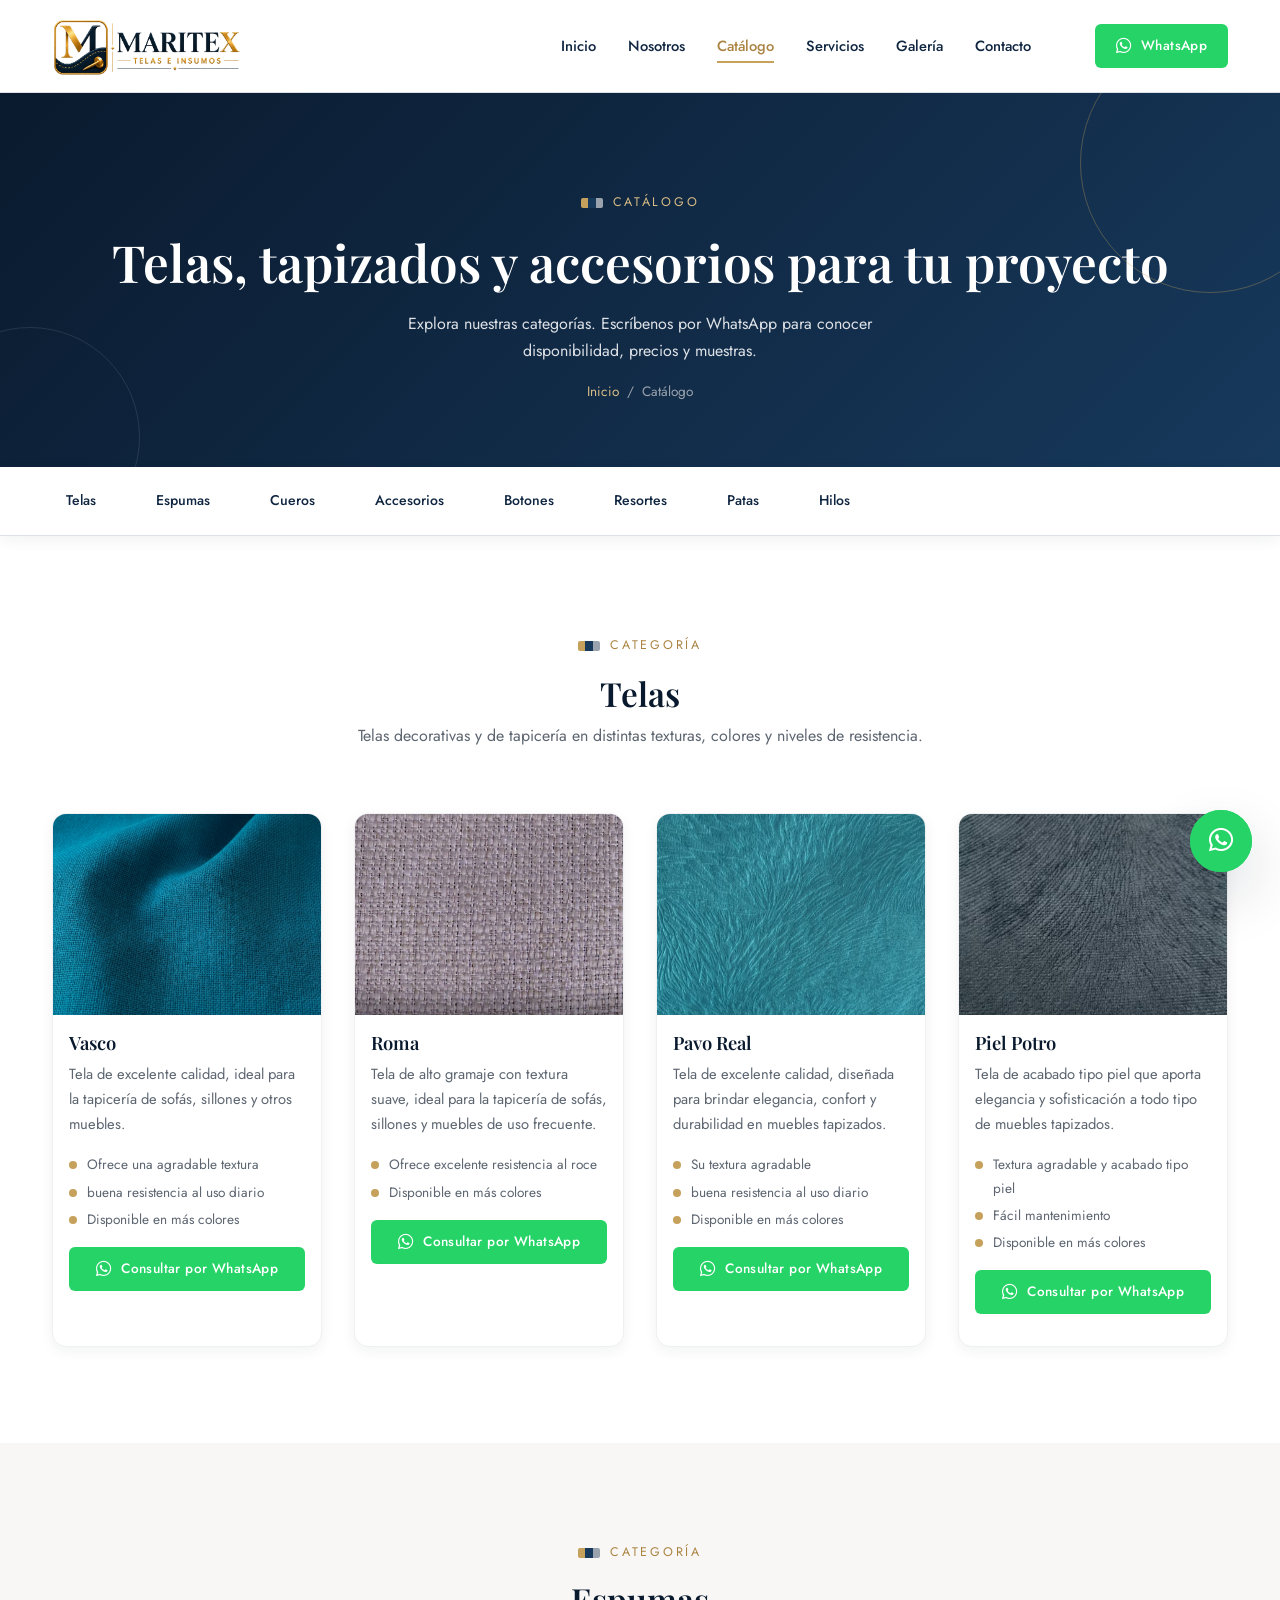
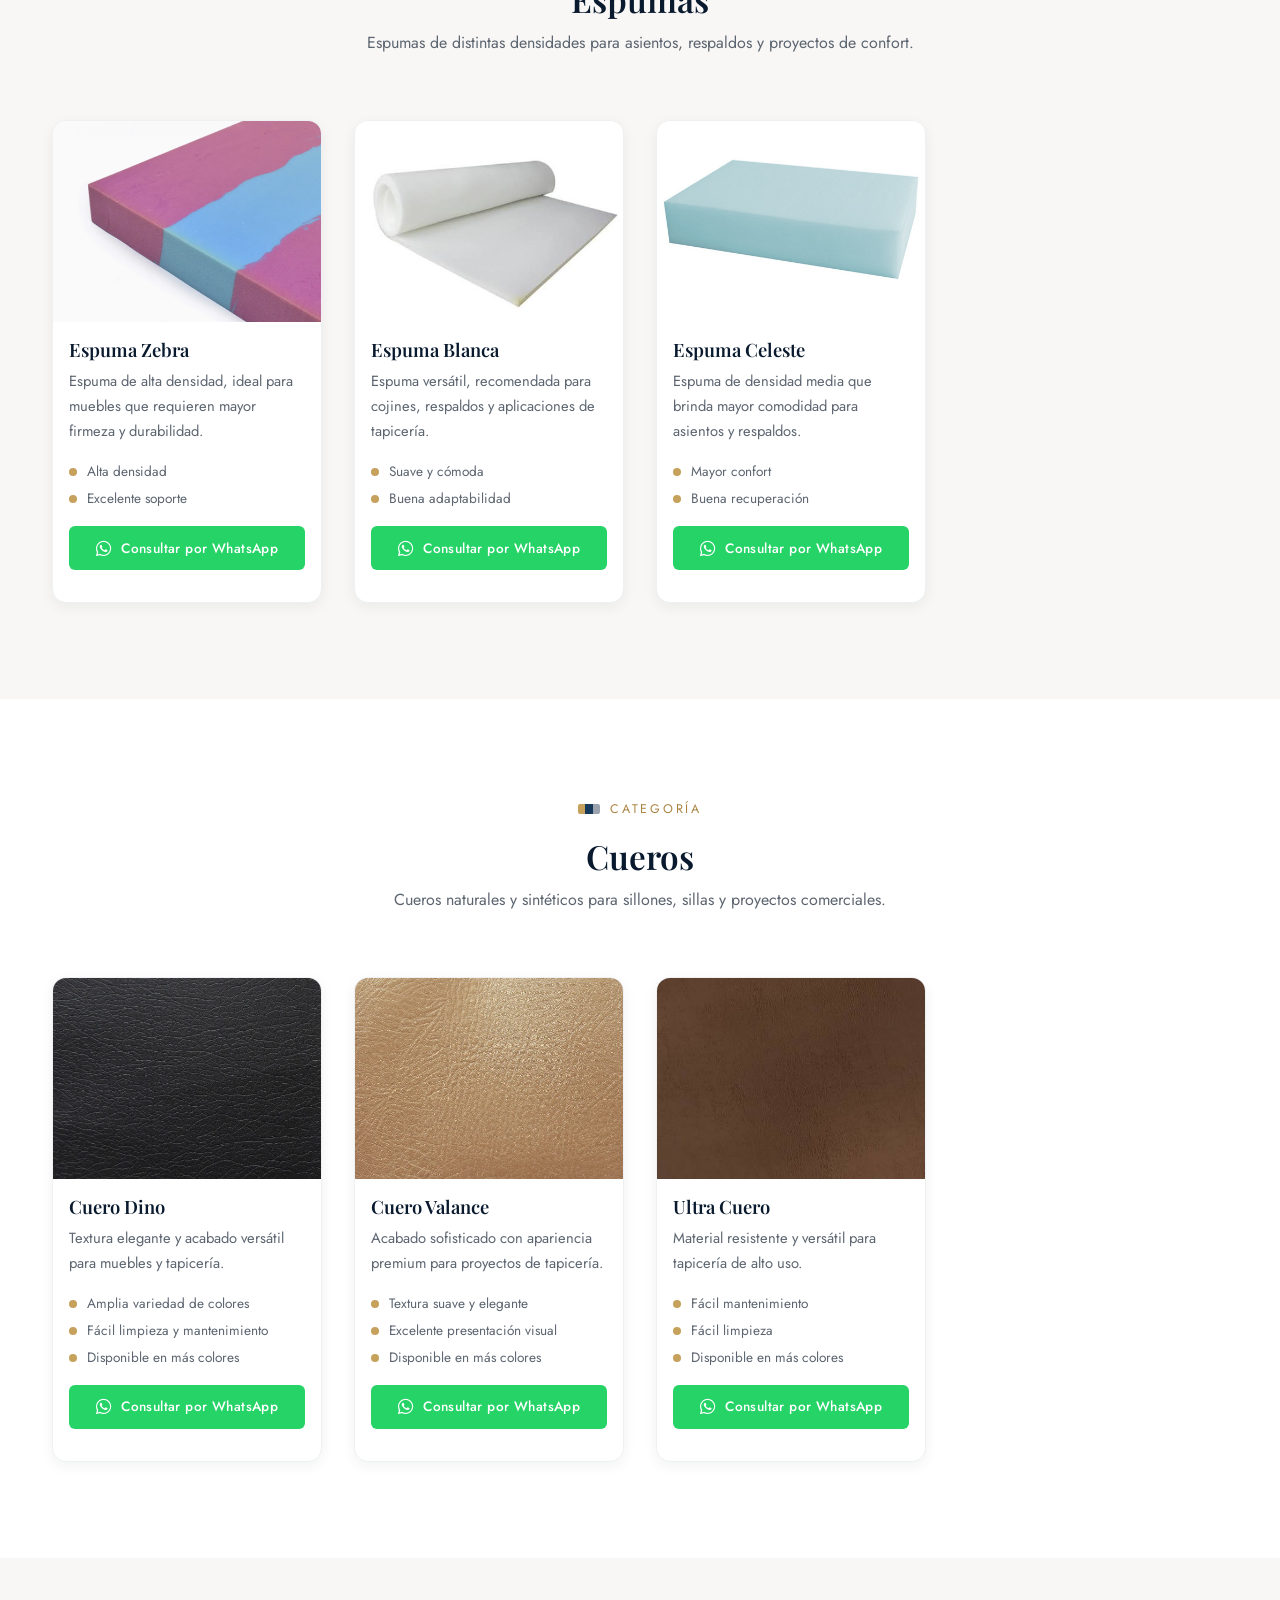
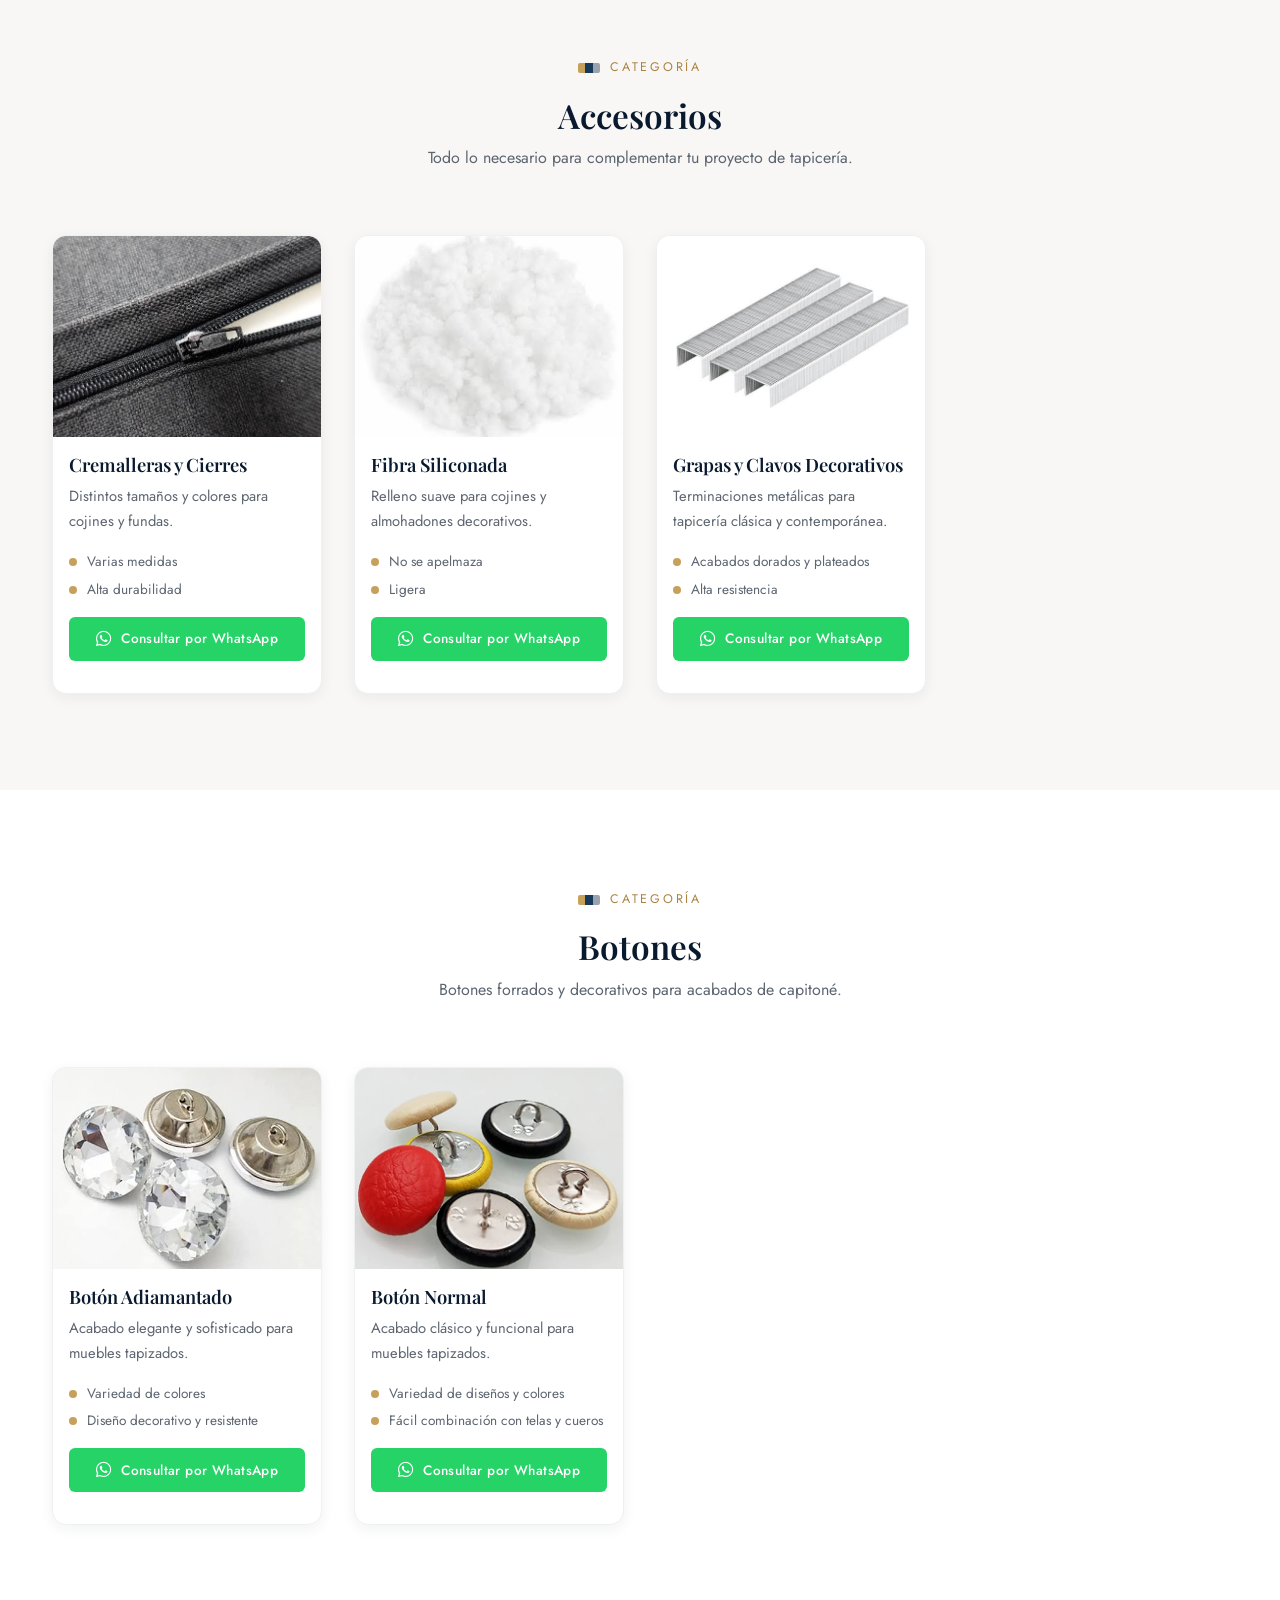
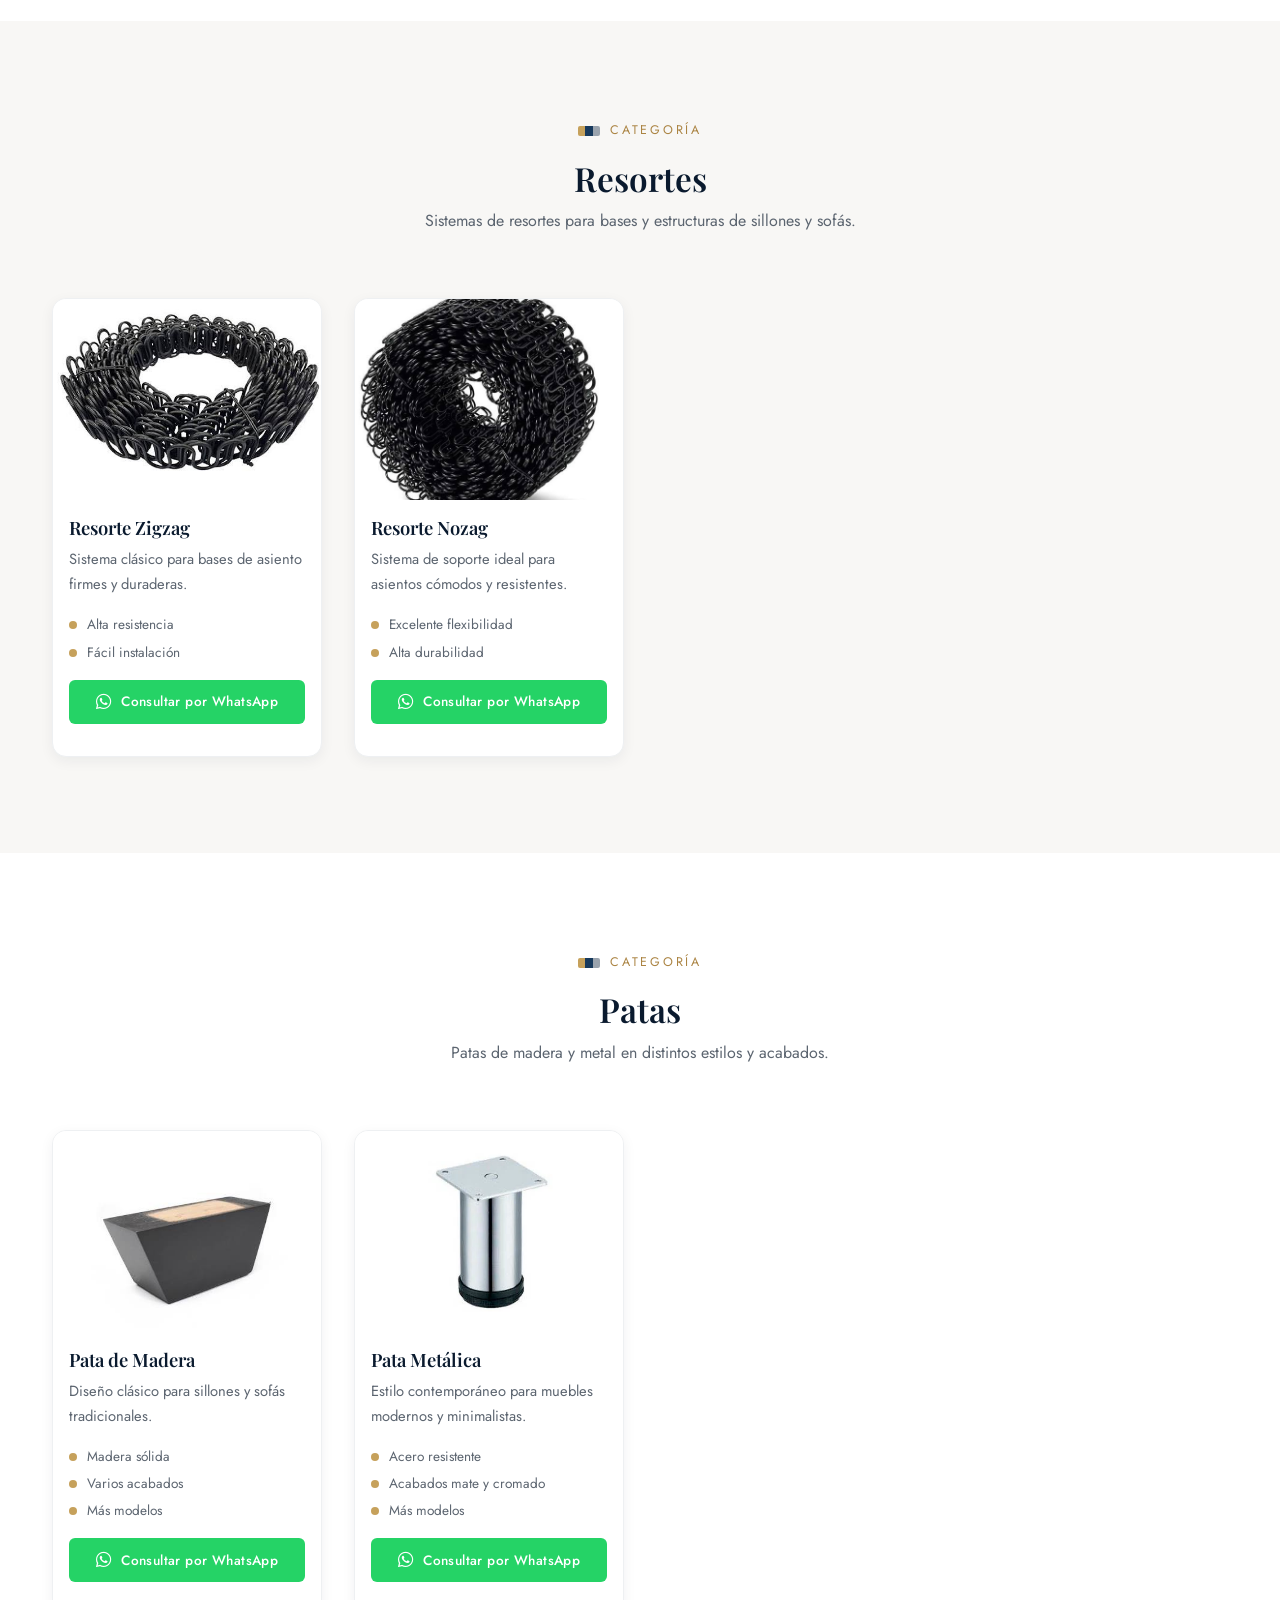
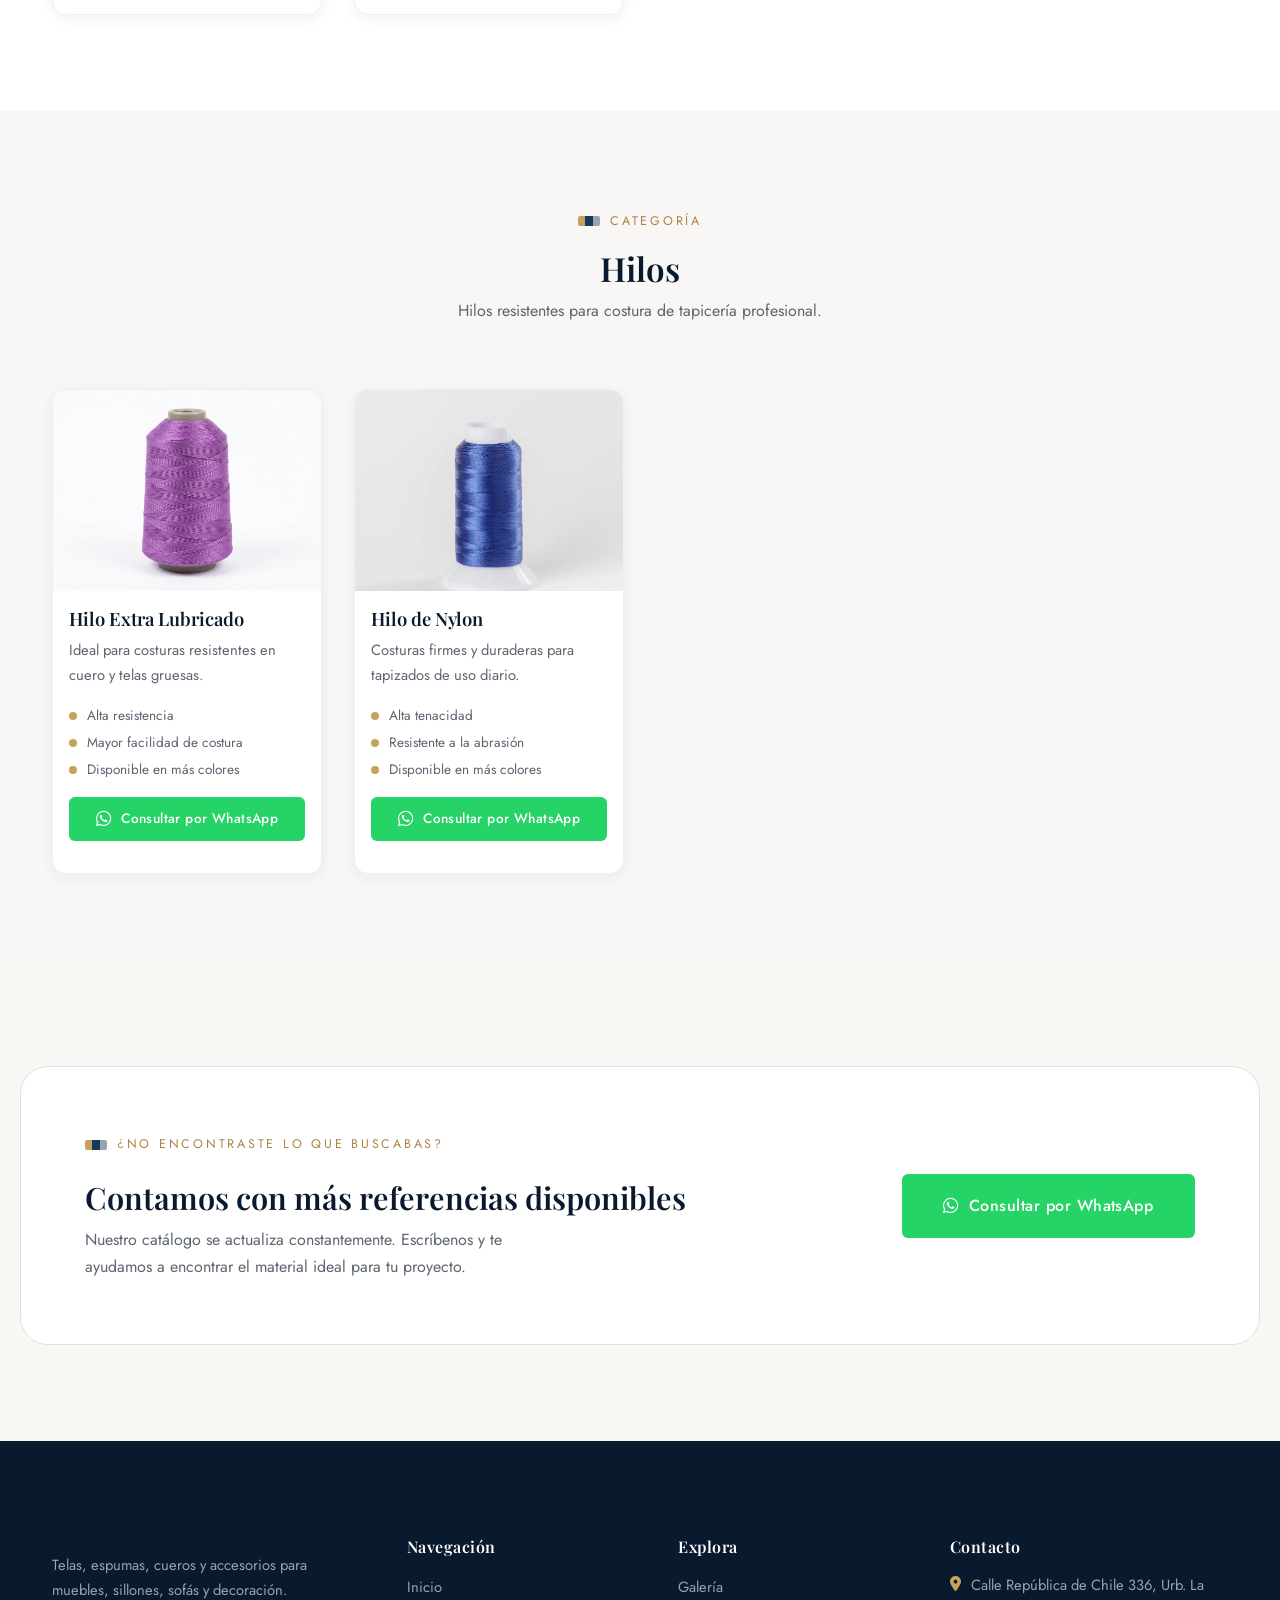
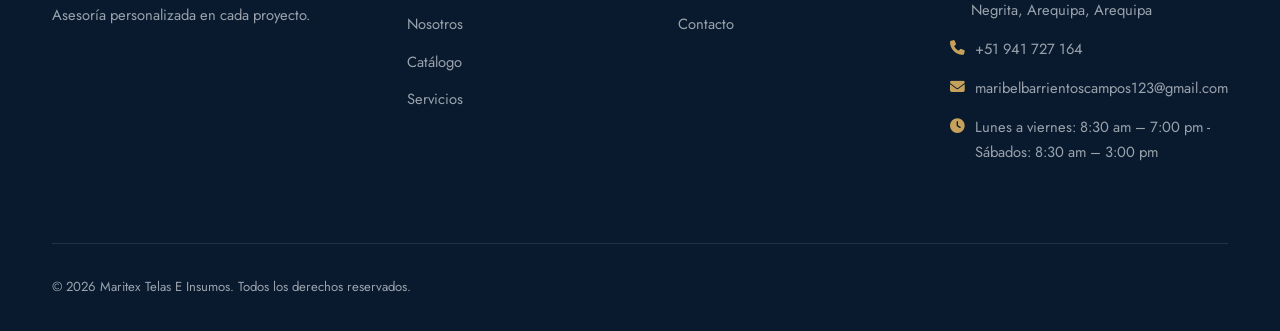
<file: catalogo.html>
<!DOCTYPE html>
<html lang="es">
<head>
  <meta charset="UTF-8">
  <meta name="viewport" content="width=device-width, initial-scale=1.0">
  <title>Catálogo | Maritex Telas E Insumos</title>
  <meta name="description" content="Catálogo de telas, espumas, cueros, accesorios, botones, resortes, patas e hilos. Consulta disponibilidad y precios por WhatsApp.">
  <meta name="author" content="Maritex Telas E Insumos">
  <meta name="robots" content="index, follow">
  <!-----favicon----->
  <link rel="icon" href="img/favicon.jpeg" type="image/png">
  <!-----opengraph----->
  <meta property="og:title" content="Catálogo de telas y accesorios | Maritex Telas E Insumos">
  <meta property="og:description" content="Telas, cueros, espumas y accesorios para muebles.">
  <meta property="og:image" content="img/logo.png">
  <meta property="og:type" content="website">

  <link rel="preconnect" href="https://fonts.googleapis.com">
  <link rel="preconnect" href="https://fonts.gstatic.com" crossorigin>
  <link href="https://fonts.googleapis.com/css2?family=Playfair+Display:wght@500;600;700&family=Jost:wght@300;400;500;600&display=swap" rel="stylesheet">
  <link rel="stylesheet" href="https://cdnjs.cloudflare.com/ajax/libs/font-awesome/6.5.1/css/all.min.css">

  <link rel="stylesheet" href="css/estilos.css">
  <link rel="stylesheet" href="css/catalogo.css">
  <!-- Google tag (gtag.js) -->
<script async src="https://www.googletagmanager.com/gtag/js?id=G-3EJXD8GXBS"></script>
<script>
  window.dataLayer = window.dataLayer || [];
  function gtag(){dataLayer.push(arguments);}
  gtag('js', new Date());

  gtag('config', 'G-3EJXD8GXBS');
</script>
</head>
<body>

  <!-- HEADER -->
  <header class="header">
    <div class="container">
     <a href="index.html" class="logo">
       <img src="img/logo.png" alt="Maritex Telas E Insumos">
     </a>

      <input type="checkbox" id="nav-toggle">
      <label for="nav-toggle" class="nav-toggle-label" aria-label="Abrir menú">
        <i class="fa-solid fa-bars"></i>
      </label>

      <nav class="nav">
        <ul class="nav-links">
          <li><a href="index.html">Inicio</a></li>
          <li><a href="nosotros.html">Nosotros</a></li>
          <li><a href="catalogo.html" class="active">Catálogo</a></li>
          <li><a href="servicios.html">Servicios</a></li>
          <li><a href="galeria.html">Galería</a></li>
          <li><a href="contacto.html">Contacto</a></li>
        </ul>
        <div class="nav-actions">
          <a href="https://wa.me/51941727164?text=Hola%2C%20deseo%20informaci%C3%B3n%20sobre%20sus%20telas%20y%20servicios." class="btn btn-whatsapp btn-sm" target="_blank" rel="noopener">
            <i class="fa-brands fa-whatsapp"></i> WhatsApp
          </a>
        </div>
      </nav>
    </div>
  </header>

  <main>
    <!-- PAGE HERO -->
    <section class="page-hero">
      <div class="container">
        <span class="eyebrow">Catálogo</span>
        <h1>Telas, tapizados y accesorios para tu proyecto</h1>
        <p>Explora nuestras categorías. Escríbenos por WhatsApp para conocer disponibilidad, precios y muestras.</p>
        <div class="breadcrumb">
          <a href="index.html">Inicio</a> <span>/</span> <span>Catálogo</span>
        </div>
      </div>
    </section>

    <!-- NAV DE CATEGORÍAS -->
    <nav class="cat-nav">
      <div class="container cat-nav-list">
        <a href="#telas">Telas</a>
        <a href="#espumas">Espumas</a>
        <a href="#cueros">Cueros</a>
        <a href="#accesorios">Accesorios</a>
        <a href="#botones">Botones</a>
        <a href="#resortes">Resortes</a>
        <a href="#patas">Patas</a>
        <a href="#hilos">Hilos</a>
      </div>
    </nav>

    <!-- TELAS -->
    <section class="section cat-section" id="telas">
      <div class="container">
        <div class="cat-titulo">
          <span class="eyebrow">Categoría</span>
          <h2>Telas</h2>
          <p>Telas decorativas y de tapicería en distintas texturas, colores y niveles de resistencia.</p>
        </div>
        <div class="productos-grid">
          <article class="card">
            <div class="card-img-wrap"><img src="img/vasco.png" alt="Tela chenille premium"></div>
            <div class="card-body">
              <h3>Vasco</h3>
              <p>Tela de excelente calidad, ideal para la tapicería de sofás, sillones y otros muebles.</p>
              <ul class="caracteristicas"><li>Ofrece una agradable textura</li><li>buena resistencia al uso diario</li><li>Disponible en más colores</li></ul>
              <a href="https://wa.me/51941727164?text=Hola%2C%20quisiera%20cotizar%3A%20Tela%20Vasco." class="btn btn-whatsapp btn-sm btn-block" target="_blank" rel="noopener"><i class="fa-brands fa-whatsapp"></i> Consultar por WhatsApp</a>
            </div>
          </article>
          <article class="card">
            <div class="card-img-wrap"><img src="img/roma.jpg" alt="Tela lino belga"></div>
            <div class="card-body">
              <h3>Roma</h3>
              <p>Tela de alto gramaje con textura suave, ideal para la tapicería de sofás, sillones y muebles de uso frecuente.</p>
              <ul class="caracteristicas"><li>Ofrece excelente resistencia al roce</li><li>Disponible en más colores</li></ul>
              <a href="https://wa.me/51941727164?text=Hola%2C%20quisiera%20cotizar%3A%20Tela%20Roma." class="btn btn-whatsapp btn-sm btn-block" target="_blank" rel="noopener"><i class="fa-brands fa-whatsapp"></i> Consultar por WhatsApp</a>
            </div>
          </article>
          <article class="card">
            <div class="card-img-wrap"><img src="img/pavoreal.jpg" alt="Tela terciopelo"></div>
            <div class="card-body">
              <h3>Pavo Real</h3>
              <p>Tela de excelente calidad, diseñada para brindar elegancia, confort y durabilidad en muebles tapizados.</p>
              <ul class="caracteristicas"><li>Su textura agradable</li><li>buena resistencia al uso diario</li><li>Disponible en más colores</li></ul>
              <a href="https://wa.me/51941727164?text=Hola%2C%20quisiera%20cotizar%3A%20Tela%20Pavo%20Real." class="btn btn-whatsapp btn-sm btn-block" target="_blank" rel="noopener"><i class="fa-brands fa-whatsapp"></i> Consultar por WhatsApp</a>
            </div>
          </article>
          <article class="card">
            <div class="card-img-wrap"><img src="img/piel potro.jpg" alt="Tela jacquard decorativa"></div>
            <div class="card-body">
              <h3>Piel Potro</h3>
              <p>Tela de acabado tipo piel que aporta elegancia y sofisticación a todo tipo de muebles tapizados.</p>
              <ul class="caracteristicas"><li>Textura agradable y acabado tipo piel</li><li>Fácil mantenimiento</li><li>Disponible en más colores</li></ul>
              <a href="https://wa.me/51941727164?text=Hola%2C%20quisiera%20cotizar%3A%20Tela%20Piel%20Potro." class="btn btn-whatsapp btn-sm btn-block" target="_blank" rel="noopener"><i class="fa-brands fa-whatsapp"></i> Consultar por WhatsApp</a>
            </div>
          </article>
        </div>
      </div>
    </section>

    <!-- ESPUMAS -->
    <section class="section cat-section" id="espumas" style="background-color: #F8F7F5">
      <div class="container">
        <div class="cat-titulo">
          <span class="eyebrow">Categoría</span>
          <h2>Espumas</h2>
          <p>Espumas de distintas densidades para asientos, respaldos y proyectos de confort.</p>
        </div>
        <div class="productos-grid">
          <article class="card">
            <div class="card-img-wrap"><img src="img/zebra.webp" alt="Espuma alta densidad D28"></div>
            <div class="card-body">
              <h3>Espuma Zebra</h3>
              <p>Espuma de alta densidad, ideal para muebles que requieren mayor firmeza y durabilidad.</p>
              <ul class="caracteristicas"><li>Alta densidad</li><li>Excelente soporte</li></ul>
              <a href="https://wa.me/51941727164?text=Hola%2C%20quisiera%20cotizar%3A%20Espuma%20Zebra." class="btn btn-whatsapp btn-sm btn-block" target="_blank" rel="noopener"><i class="fa-brands fa-whatsapp"></i> Consultar por WhatsApp</a>
            </div>
          </article>
          <article class="card">
            <div class="card-img-wrap"><img src="img/blanca.jpg" alt="Espuma media densidad D18"></div>
            <div class="card-body">
              <h3>Espuma Blanca</h3>
              <p>Espuma versátil, recomendada para cojines, respaldos y aplicaciones de tapicería.</p>
              <ul class="caracteristicas"><li>Suave y cómoda</li><li>Buena adaptabilidad</li></ul>
              <a href="https://wa.me/51941727164?text=Hola%2C%20quisiera%20cotizar%3A%20Espuma%20Blanca." class="btn btn-whatsapp btn-sm btn-block" target="_blank" rel="noopener"><i class="fa-brands fa-whatsapp"></i> Consultar por WhatsApp</a>
            </div>
          </article>
          <article class="card">
            <div class="card-img-wrap"><img src="img/celester.jpg" alt="Espuma viscoelástica"></div>
            <div class="card-body">
              <h3>Espuma Celeste</h3>
              <p>Espuma de densidad media que brinda mayor comodidad para asientos y respaldos.</p>
              <ul class="caracteristicas"><li>Mayor confort</li><li>Buena recuperación</li></ul>
              <a href="https://wa.me/51941727164?text=Hola%2C%20quisiera%20cotizar%3A%20Espuma%20Celeste." class="btn btn-whatsapp btn-sm btn-block" target="_blank" rel="noopener"><i class="fa-brands fa-whatsapp"></i> Consultar por WhatsApp</a>
            </div>
          </article>
        </div>
      </div>
    </section>

    <!-- CUEROS -->
    <section class="section section--tinted cat-section" id="cueros" style="background-color: white;">
      <div class="container">
        <div class="cat-titulo">
          <span class="eyebrow">Categoría</span>
          <h2>Cueros</h2>
          <p>Cueros naturales y sintéticos para sillones, sillas y proyectos comerciales.</p>
        </div>
        <div class="productos-grid">
          <article class="card">
            <div class="card-img-wrap"><img src="img/cuero dino.webp" alt="Cuero sintético"></div>
            <div class="card-body">
              <h3>Cuero Dino</h3>
              <p>Textura elegante y acabado versátil para muebles y tapicería.</p>
              <ul class="caracteristicas"><li>Amplia variedad de colores</li><li>Fácil limpieza y mantenimiento</li><li>Disponible en más colores</li></ul>
              <a href="https://wa.me/51941727164?text=Hola%2C%20quisiera%20cotizar%3A%20Cuero%20Dino." class="btn btn-whatsapp btn-sm btn-block" target="_blank" rel="noopener"><i class="fa-brands fa-whatsapp"></i> Consultar por WhatsApp</a>
            </div>
          </article>
          <article class="card">
            <div class="card-img-wrap"><img src="img/valance.webp" alt="Cuero natural"></div>
            <div class="card-body">
              <h3>Cuero Valance</h3>
              <p>Acabado sofisticado con apariencia premium para proyectos de tapicería.</p>
              <ul class="caracteristicas"><li>Textura suave y elegante</li><li>Excelente presentación visual</li><li>Disponible en más colores</li></ul>
              <a href="https://wa.me/51941727164?text=Hola%2C%20quisiera%20cotizar%3A%20Cuero%20Valance." class="btn btn-whatsapp btn-sm btn-block" target="_blank" rel="noopener"><i class="fa-brands fa-whatsapp"></i> Consultar por WhatsApp</a>
            </div>
          </article>
          <article class="card">
            <div class="card-img-wrap"><img src="img/ultracuero.jpg" alt="Cuero para proyectos corporativos"></div>
            <div class="card-body">
              <h3>Ultra Cuero</h3>
              <p>Material resistente y versátil para tapicería de alto uso.</p>
              <ul class="caracteristicas"><li>Fácil mantenimiento</li><li>Fácil limpieza</li><li>Disponible en más colores</li></ul>
              <a href="https://wa.me/51941727164?text=Hola%2C%20quisiera%20cotizar%3A%20Ultra%20Cuero." class="btn btn-whatsapp btn-sm btn-block" target="_blank" rel="noopener"><i class="fa-brands fa-whatsapp"></i> Consultar por WhatsApp</a>
            </div>
          </article>
        </div>
      </div>
    </section>

    <!-- ACCESORIOS -->
    <section class="section cat-section" id="accesorios" style="background-color: #F8F7F5;">
      <div class="container">
        <div class="cat-titulo">
          <span class="eyebrow">Categoría</span>
          <h2>Accesorios</h2>
          <p>Todo lo necesario para complementar tu proyecto de tapicería.</p>
        </div>
        <div class="productos-grid">
          <article class="card">
            <div class="card-img-wrap"><img src="img/cremalleras.jpg" alt="Cremalleras para tapicería"></div>
            <div class="card-body">
              <h3>Cremalleras y Cierres</h3>
              <p>Distintos tamaños y colores para cojines y fundas.</p>
              <ul class="caracteristicas"><li>Varias medidas</li><li>Alta durabilidad</li></ul>
              <a href="https://wa.me/51941727164?text=Hola%2C%20quisiera%20cotizar%3A%20Cremalleras%20y%20cierres." class="btn btn-whatsapp btn-sm btn-block" target="_blank" rel="noopener"><i class="fa-brands fa-whatsapp"></i> Consultar por WhatsApp</a>
            </div>
          </article>
          <article class="card">
            <div class="card-img-wrap"><img src="img/siliconada.jpg" alt="Fibra siliconada para relleno"></div>
            <div class="card-body">
              <h3>Fibra Siliconada</h3>
              <p>Relleno suave para cojines y almohadones decorativos.</p>
              <ul class="caracteristicas"><li>No se apelmaza</li><li>Ligera</li></ul>
              <a href="https://wa.me/51941727164?text=Hola%2C%20quisiera%20cotizar%3A%20Fibra%20siliconada." class="btn btn-whatsapp btn-sm btn-block" target="_blank" rel="noopener"><i class="fa-brands fa-whatsapp"></i> Consultar por WhatsApp</a>
            </div>
          </article>
          <article class="card">
            <div class="card-img-wrap"><img src="img/grapas.jpg" alt="Grapas y clavos decorativos"></div>
            <div class="card-body">
              <h3>Grapas y Clavos Decorativos</h3>
              <p>Terminaciones metálicas para tapicería clásica y contemporánea.</p>
              <ul class="caracteristicas"><li>Acabados dorados y plateados</li><li>Alta resistencia</li></ul>
              <a href="https://wa.me/51941727164?text=Hola%2C%20quisiera%20cotizar%3A%20Grapas%20y%20clavos%20decorativos." class="btn btn-whatsapp btn-sm btn-block" target="_blank" rel="noopener"><i class="fa-brands fa-whatsapp"></i> Consultar por WhatsApp</a>
            </div>
          </article>
        </div>
      </div>
    </section>

    <!-- BOTONES -->
    <section class="section section--tinted cat-section" id="botones" style="background-color: white;">
      <div class="container">
        <div class="cat-titulo">
          <span class="eyebrow">Categoría</span>
          <h2>Botones</h2>
          <p>Botones forrados y decorativos para acabados de capitoné.</p>
        </div>
        <div class="productos-grid">
          <article class="card">
            <div class="card-img-wrap"><img src="img/adiamantados.jpg" alt="Botón forrado en tela"></div>
            <div class="card-body">
              <h3>Botón Adiamantado</h3>
              <p>Acabado elegante y sofisticado para muebles tapizados.</p>
              <ul class="caracteristicas"><li>Variedad de colores</li><li>Diseño decorativo y resistente</li></ul>
              <a href="https://wa.me/51941727164?text=Hola%2C%20quisiera%20cotizar%3A%20Bot%C3%B3n%20Adiamantados." class="btn btn-whatsapp btn-sm btn-block" target="_blank" rel="noopener"><i class="fa-brands fa-whatsapp"></i> Consultar por WhatsApp</a>
            </div>
          </article>
          <article class="card">
            <div class="card-img-wrap"><img src="img/botones.webp" alt="Botón de cuero"></div>
            <div class="card-body">
              <h3>Botón Normal</h3>
              <p>Acabado clásico y funcional para muebles tapizados.</p>
              <ul class="caracteristicas"><li>Variedad de diseños y colores</li><li>Fácil combinación con telas y cueros</li></ul>
              <a href="https://wa.me/51941727164?text=Hola%2C%20quisiera%20cotizar%3A%20Bot%C3%B3n%20Normales." class="btn btn-whatsapp btn-sm btn-block" target="_blank" rel="noopener"><i class="fa-brands fa-whatsapp"></i> Consultar por WhatsApp</a>
            </div>
          </article>
        </div>
      </div>
    </section>

    <!-- RESORTES -->
    <section class="section cat-section" id="resortes" style="background-color: #F8F7F5;">
      <div class="container">
        <div class="cat-titulo">
          <span class="eyebrow">Categoría</span>
          <h2>Resortes</h2>
          <p>Sistemas de resortes para bases y estructuras de sillones y sofás.</p>
        </div>
        <div class="productos-grid">
          <article class="card">
            <div class="card-img-wrap"><img src="img/rezorte.jpg" alt="Resortes zigzag"></div>
            <div class="card-body">
              <h3>Resorte Zigzag</h3>
              <p>Sistema clásico para bases de asiento firmes y duraderas.</p>
              <ul class="caracteristicas"><li>Alta resistencia</li><li>Fácil instalación</li></ul>
              <a href="https://wa.me/51941727164?text=Hola%2C%20quisiera%20cotizar%3A%20Resorte%20zigzag." class="btn btn-whatsapp btn-sm btn-block" target="_blank" rel="noopener"><i class="fa-brands fa-whatsapp"></i> Consultar por WhatsApp</a>
            </div>
          </article>
          <article class="card">
            <div class="card-img-wrap"><img src="img/nozag.jpg" alt="Resorte helicoidal"></div>
            <div class="card-body">
              <h3>Resorte Nozag</h3>
              <p>Sistema de soporte ideal para asientos cómodos y resistentes.</p>
              <ul class="caracteristicas"><li>Excelente flexibilidad</li><li>Alta durabilidad</li></ul>
              <a href="https://wa.me/51941727164?text=Hola%2C%20quisiera%20cotizar%3A%20Resorte%20Nozag." class="btn btn-whatsapp btn-sm btn-block" target="_blank" rel="noopener"><i class="fa-brands fa-whatsapp"></i> Consultar por WhatsApp</a>
            </div>
          </article>
        </div>
      </div>
    </section>

    <!-- PATAS -->
    <section class="section section--tinted cat-section" id="patas" style="background-color: white;">
      <div class="container">
        <div class="cat-titulo">
          <span class="eyebrow">Categoría</span>
          <h2>Patas</h2>
          <p>Patas de madera y metal en distintos estilos y acabados.</p>
        </div>
        <div class="productos-grid">
          <article class="card">
            <div class="card-img-wrap"><img src="img/patamueble.jpg" alt="Pata de madera"></div>
            <div class="card-body">
              <h3>Pata de Madera</h3>
              <p>Diseño clásico para sillones y sofás tradicionales.</p>
              <ul class="caracteristicas"><li>Madera sólida</li><li>Varios acabados</li><li>Más modelos</li></ul>
              <a href="https://wa.me/51941727164?text=Hola%2C%20quisiera%20cotizar%3A%20Pata%20de%20madera%20torneada." class="btn btn-whatsapp btn-sm btn-block" target="_blank" rel="noopener"><i class="fa-brands fa-whatsapp"></i> Consultar por WhatsApp</a>
            </div>
          </article>
          <article class="card">
            <div class="card-img-wrap"><img src="img/patametal.webp" alt="Pata metálica"></div>
            <div class="card-body">
              <h3>Pata Metálica</h3>
              <p>Estilo contemporáneo para muebles modernos y minimalistas.</p>
              <ul class="caracteristicas"><li>Acero resistente</li><li>Acabados mate y cromado</li><li>Más modelos</li></ul>
              <a href="https://wa.me/51941727164?text=Hola%2C%20quisiera%20cotizar%3A%20Pata%20met%C3%A1lica%20c%C3%B3nica." class="btn btn-whatsapp btn-sm btn-block" target="_blank" rel="noopener"><i class="fa-brands fa-whatsapp"></i> Consultar por WhatsApp</a>
            </div>
          </article>
        </div>
      </div>
    </section>

    <!-- HILOS -->
    <section class="section cat-section" id="hilos" style="background-color: #F8F7F5;">
      <div class="container">
        <div class="cat-titulo">
          <span class="eyebrow">Categoría</span>
          <h2>Hilos</h2>
          <p>Hilos resistentes para costura de tapicería profesional.</p>
        </div>
        <div class="productos-grid">
          <article class="card">
            <div class="card-img-wrap"><img src="img/lubricadohilo.png" alt="Hilo encerado para tapicería"></div>
            <div class="card-body">
              <h3>Hilo Extra Lubricado</h3>
              <p>Ideal para costuras resistentes en cuero y telas gruesas.</p>
              <ul class="caracteristicas"><li>Alta resistencia</li><li>Mayor facilidad de costura</li><li>Disponible en más colores</li></ul>
              <a href="https://wa.me/51941727164?text=Hola%2C%20quisiera%20cotizar%3A%20Hilo%20Extra%20Lubricado." class="btn btn-whatsapp btn-sm btn-block" target="_blank" rel="noopener"><i class="fa-brands fa-whatsapp"></i> Consultar por WhatsApp</a>
            </div>
          </article>
          <article class="card">
            <div class="card-img-wrap"><img src="img/nylon.webp" alt="Hilo de nylon"></div>
            <div class="card-body">
              <h3>Hilo de Nylon</h3>
              <p>Costuras firmes y duraderas para tapizados de uso diario.</p>
              <ul class="caracteristicas"><li>Alta tenacidad</li><li>Resistente a la abrasión</li><li>Disponible en más colores</li></ul>
              <a href="https://wa.me/51941727164?text=Hola%2C%20quisiera%20cotizar%3A%20Hilo%20de%20nylon." class="btn btn-whatsapp btn-sm btn-block" target="_blank" rel="noopener"><i class="fa-brands fa-whatsapp"></i> Consultar por WhatsApp</a>
            </div>
          </article>
        </div>
      </div>
    </section>

    <!-- CTA FINAL -->
    <section class="section section--tinted cat-cta">
      <div class="container cat-cta-box">
        <div>
          <span class="eyebrow">¿No encontraste lo que buscabas?</span>
          <h2>Contamos con más referencias disponibles</h2>
          <p>Nuestro catálogo se actualiza constantemente. Escríbenos y te ayudamos a encontrar el material ideal para tu proyecto.</p>
        </div>
        <a href="https://wa.me/51941727164?text=Hola%2C%20no%20encontr%C3%A9%20lo%20que%20buscaba%20en%20el%20cat%C3%A1logo%2C%20%C2%BFme%20pueden%20ayudar%3F" class="btn btn-whatsapp btn-lg" target="_blank" rel="noopener">
          <i class="fa-brands fa-whatsapp"></i> Consultar por WhatsApp
        </a>
      </div>
    </section>
  </main>

  <!-- FOOTER -->
  <footer class="footer">
    <div class="container">
      <div class="footer-grid">
        <div class="footer-brand">
          <p>Telas, espumas, cueros y accesorios para muebles, sillones, sofás y decoración. Asesoría personalizada en cada proyecto.</p>
        </div>

        <div class="footer-col">
          <h4>Navegación</h4>
          <ul class="footer-links">
            <li><a href="index.html">Inicio</a></li>
            <li><a href="nosotros.html">Nosotros</a></li>
            <li><a href="catalogo.html">Catálogo</a></li>
            <li><a href="servicios.html">Servicios</a></li>
          </ul>
        </div>

        <div class="footer-col">
          <h4>Explora</h4>
          <ul class="footer-links">
            <li><a href="galeria.html">Galería</a></li>
            <li><a href="contacto.html">Contacto</a></li>
          </ul>
        </div>

        <div class="footer-col">
          <h4>Contacto</h4>
          <ul class="footer-contact">
            <li><i class="fa-solid fa-location-dot"></i> Calle República de Chile 336, Urb. La Negrita, Arequipa, Arequipa</li>
            <li><i class="fa-solid fa-phone"></i> +51 941 727 164</li>
            <li><i class="fa-solid fa-envelope"></i> maribelbarrientoscampos123@gmail.com</li>
            <li><i class="fa-solid fa-clock"></i> Lunes a viernes: 8:30 am – 7:00 pm - Sábados: 8:30 am – 3:00 pm</li>
          </ul>
        </div>
      </div>

      <div class="footer-bottom">
        <span>&copy; 2026 Maritex Telas E Insumos. Todos los derechos reservados.</span>
      </div>
    </div>
  </footer>

  <a href="https://wa.me/51941727164?text=Hola%2C%20quisiera%20m%C3%A1s%20informaci%C3%B3n." class="whatsapp-flotante" target="_blank" rel="noopener" aria-label="Escríbenos por WhatsApp">
    <i class="fa-brands fa-whatsapp"></i>
  </a>

</body>
</html>
</file>
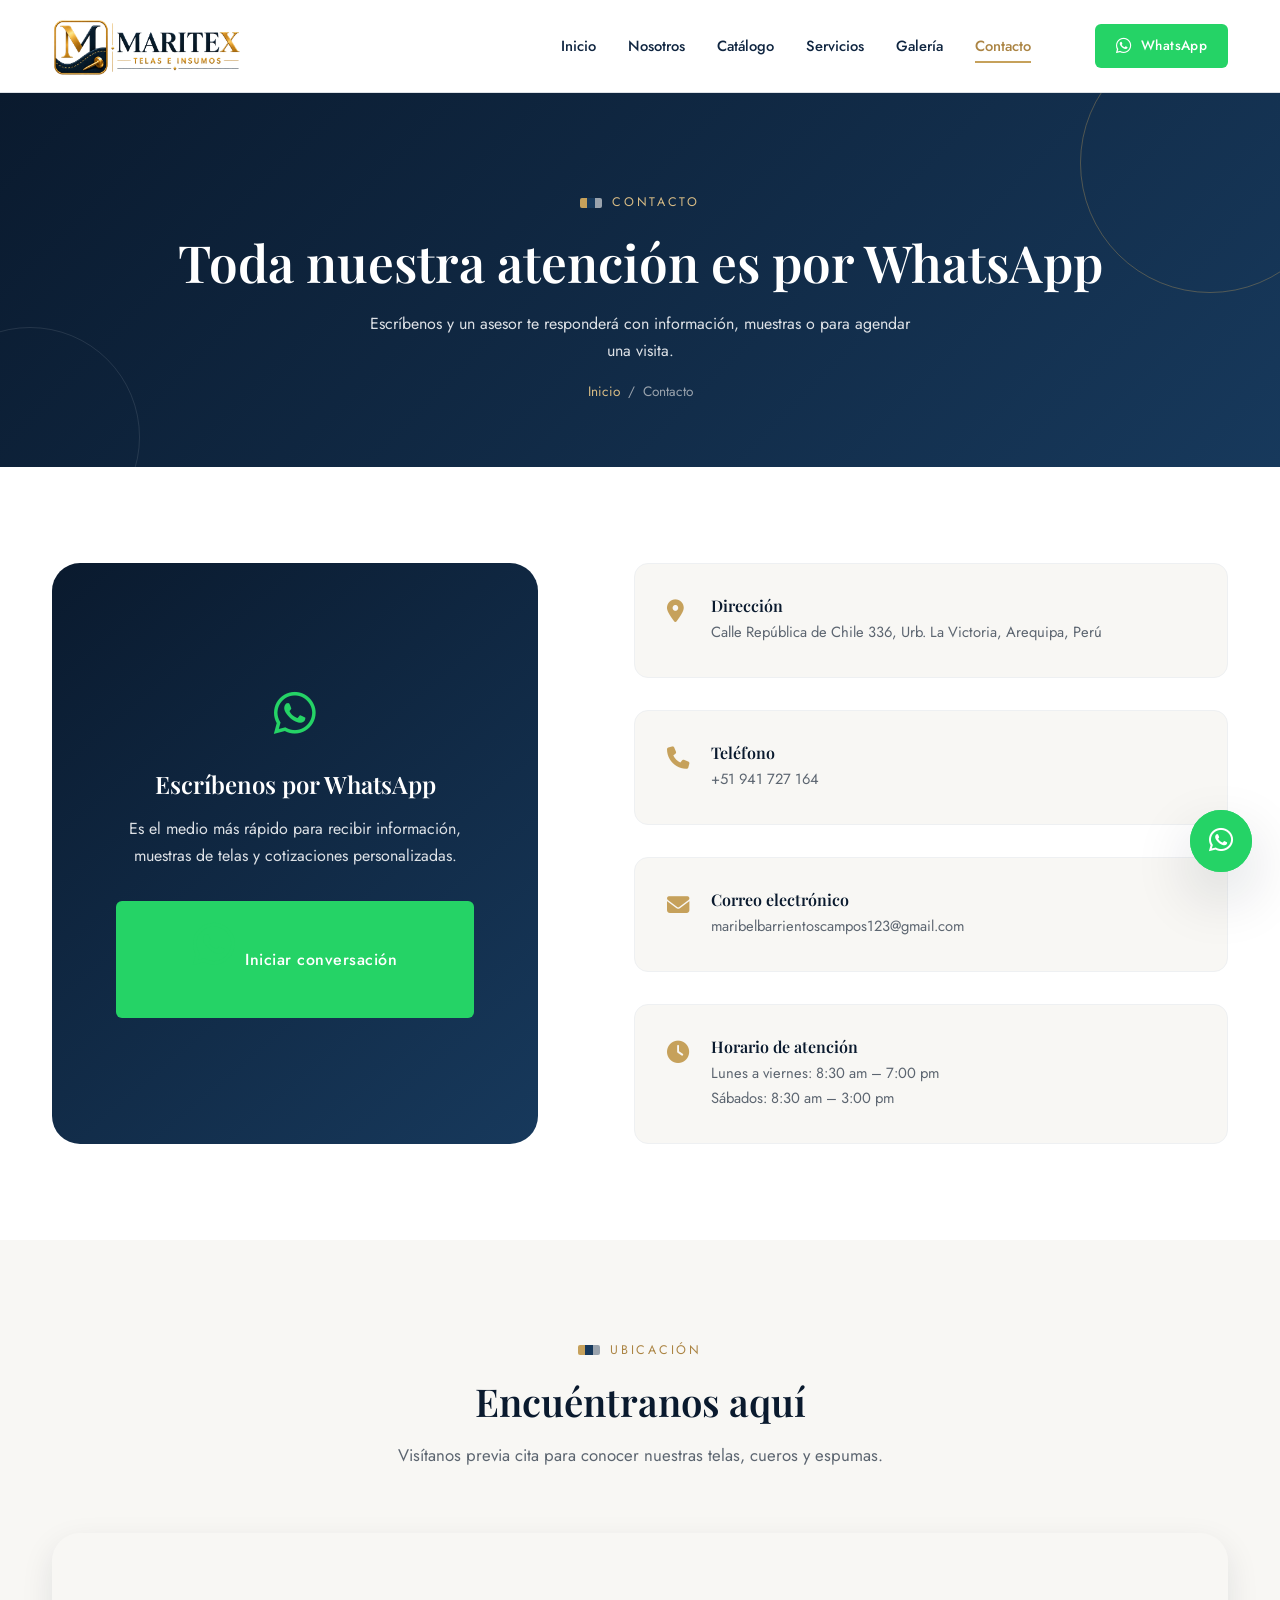
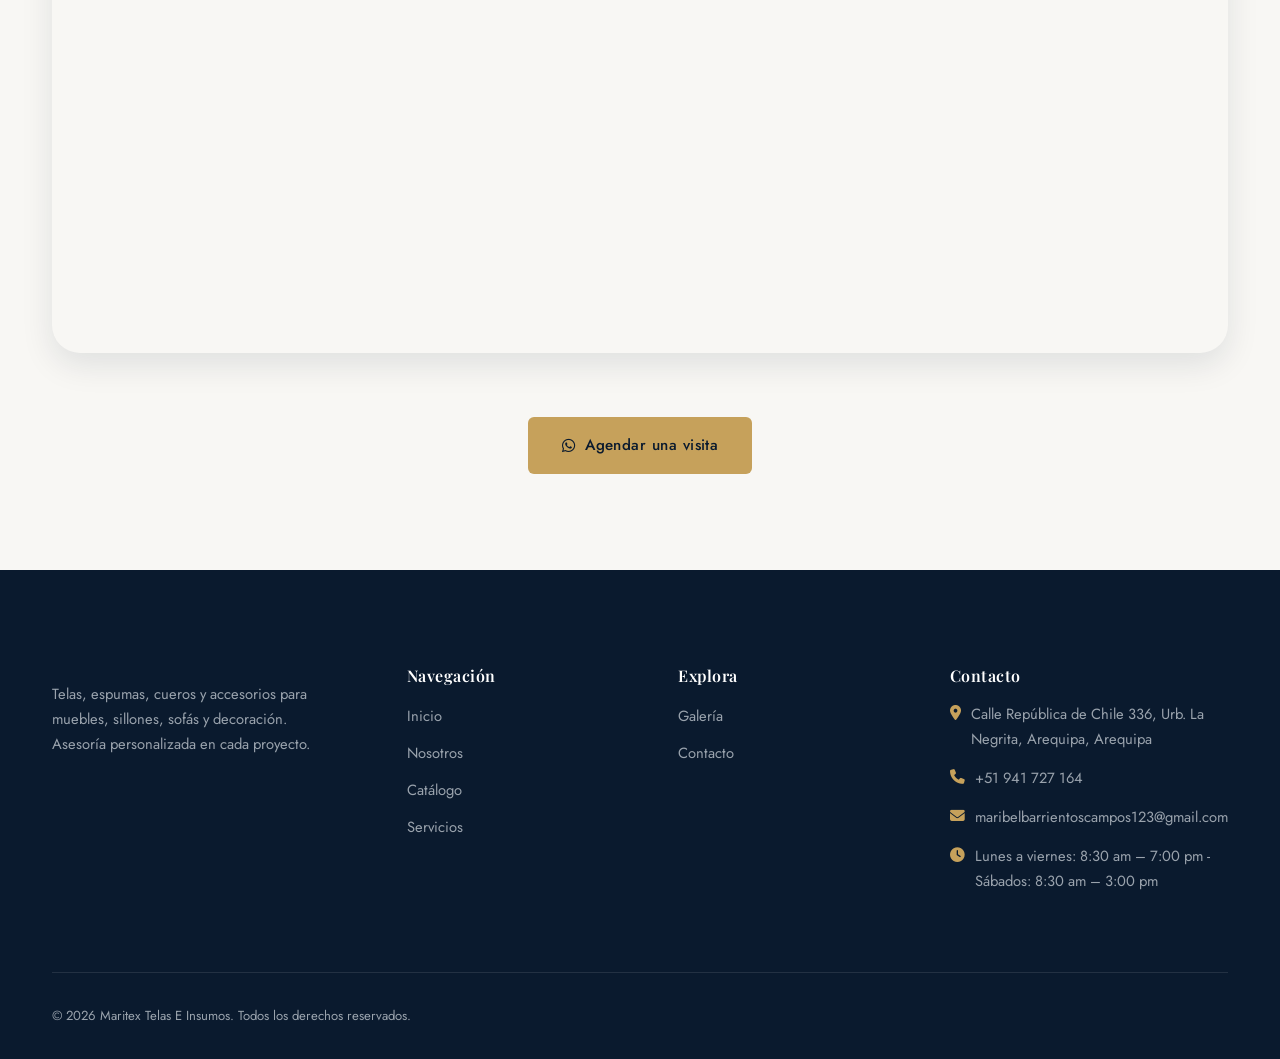
<file: contacto.html>
<!DOCTYPE html>
<html lang="es">
<head>
  <meta charset="UTF-8">
  <meta name="viewport" content="width=device-width, initial-scale=1.0">
  <title>Contacto | Maritex Telas E Insumos</title>
  <meta name="description" content="Contáctanos por WhatsApp. Dirección, teléfono, correo, horario de atención y ubicación de Maritex Telas & Textiles.">
  <meta name="author" content="Maritex Telas E Insumos">
  <meta name="robots" content="index, follow">
  <!-----favicon----->
  <link rel="icon" href="img/favicon.jpeg" type="image/png">
  <!-----opengraph----->
  <meta property="og:title" content="Contacto | Maritex Telas E Insumos">
  <meta property="og:description" content="Telas, cueros, espumas y accesorios para muebles.">
  <meta property="og:image" content="img/favicom.png">
  <meta property="og:type" content="website">

  <link rel="preconnect" href="https://fonts.googleapis.com">
  <link rel="preconnect" href="https://fonts.gstatic.com" crossorigin>
  <link href="https://fonts.googleapis.com/css2?family=Playfair+Display:wght@500;600;700&family=Jost:wght@300;400;500;600&display=swap" rel="stylesheet">
  <link rel="stylesheet" href="https://cdnjs.cloudflare.com/ajax/libs/font-awesome/6.5.1/css/all.min.css">

  <link rel="stylesheet" href="css/estilos.css">
  <link rel="stylesheet" href="css/contacto.css">
  <!-- Google tag (gtag.js) -->
<script async src="https://www.googletagmanager.com/gtag/js?id=G-3EJXD8GXBS"></script>
<script>
  window.dataLayer = window.dataLayer || [];
  function gtag(){dataLayer.push(arguments);}
  gtag('js', new Date());

  gtag('config', 'G-3EJXD8GXBS');
</script>
</head>
<body>

  <!-- HEADER -->
  <header class="header">
    <div class="container">
      <a href="index.html" class="logo">
       <img src="img/logo.png" alt="Maritex Telas & Textiles">
     </a>

      <input type="checkbox" id="nav-toggle">
      <label for="nav-toggle" class="nav-toggle-label" aria-label="Abrir menú">
        <i class="fa-solid fa-bars"></i>
      </label>

      <nav class="nav">
        <ul class="nav-links">
          <li><a href="index.html">Inicio</a></li>
          <li><a href="nosotros.html">Nosotros</a></li>
          <li><a href="catalogo.html">Catálogo</a></li>
          <li><a href="servicios.html">Servicios</a></li>
          <li><a href="galeria.html">Galería</a></li>
          <li><a href="contacto.html" class="active">Contacto</a></li>
        </ul>
        <div class="nav-actions">
          <a href="https://wa.me/51941727164?text=Hola%2C%20deseo%20informaci%C3%B3n%20sobre%20sus%20telas%20y%20servicios." class="btn btn-whatsapp btn-sm" target="_blank" rel="noopener">
            <i class="fa-brands fa-whatsapp"></i> WhatsApp
          </a>
        </div>
      </nav>
    </div>
  </header>

  <main>
    <!-- PAGE HERO -->
    <section class="page-hero">
      <div class="container">
        <span class="eyebrow">Contacto</span>
        <h1>Toda nuestra atención es por WhatsApp</h1>
        <p>Escríbenos y un asesor te responderá con información, muestras o para agendar una visita.</p>
        <div class="breadcrumb">
          <a href="index.html">Inicio</a> <span>/</span> <span>Contacto</span>
        </div>
      </div>
    </section>

    <!-- CONTACTO PRINCIPAL -->
    <section class="section contacto-principal">
      <div class="container contacto-grid">

        <!-- Tarjeta grande WhatsApp -->
        <div class="whatsapp-card">
          <i class="fa-brands fa-whatsapp"></i>
          <h2>Escríbenos por WhatsApp</h2>
          <p>Es el medio más rápido para recibir información, muestras de telas y cotizaciones personalizadas.</p>
          <a href="https://wa.me/51941727164?text=Hola%2C%20quisiera%20m%C3%A1s%20informaci%C3%B3n%20sobre%20sus%20productos%20y%20servicios." class="btn btn-whatsapp btn-lg btn-block" target="_blank" rel="noopener">
            <i class="fa-brands fa-whatsapp"></i> Iniciar conversación
          </a>
        </div>

        <!-- Datos de contacto -->
        <div class="datos-contacto">
          <div class="dato-item">
            <i class="fa-solid fa-location-dot"></i>
            <div>
              <h3>Dirección</h3>
              <p>Calle República de Chile 336, Urb. La Victoria, Arequipa, Perú</p>
            </div>
          </div>
          <div class="dato-item">
            <i class="fa-solid fa-phone"></i>
            <div>
              <h3>Teléfono</h3>
              <p>+51 941 727 164</p>
            </div>
          </div>
          <div class="dato-item">
            <i class="fa-solid fa-envelope"></i>
            <div>
              <h3>Correo electrónico</h3>
              <p>maribelbarrientoscampos123@gmail.com</p>
            </div>
          </div>
          <div class="dato-item">
            <i class="fa-solid fa-clock"></i>
            <div>
              <h3>Horario de atención</h3>
              <p>Lunes a viernes: 8:30 am – 7:00 pm<br>Sábados: 8:30 am – 3:00 pm</p>
            </div>
          </div>
          
        </div>
      </div>
    </section>

    <!-- MAPA -->
    <section class="section section--tinted mapa-section">
      <div class="container">
        <div class="section-header">
          <span class="eyebrow">Ubicación</span>
          <h2>Encuéntranos aquí</h2>
          <p>Visítanos previa cita para conocer nuestras telas, cueros y espumas.</p>
        </div>
         <div class="mapa-wrap">
           <iframe
             src="https://maps.google.com/maps?q=Calle%20República%20de%20Chile%20336,%20Urb.%20La%20Victoria,%20Arequipa,%20Perú&output=embed"
             width="100%"
             height="100%"
             style="border:0;"
             allowfullscreen
             loading="lazy"
             referrerpolicy="no-referrer-when-downgrade"
             title="Ubicación de Aldara Telas y Tapicería">
           </iframe>
         </div>
        <div class="productos-cta">
          <a href="https://wa.me/51941727164?text=Hola%2C%20deseo%20agendar%20una%20visita%20con%20cita." class="btn btn-gold" target="_blank" rel="noopener">
            <i class="fa-brands fa-whatsapp"></i> Agendar una visita
          </a>
        </div>
      </div>
    </section>
  </main>

  <!-- FOOTER -->
  <footer class="footer">
    <div class="container">
      <div class="footer-grid">
        <div class="footer-brand">
          <p>Telas, espumas, cueros y accesorios para muebles, sillones, sofás y decoración. Asesoría personalizada en cada proyecto.</p>
        </div>

        <div class="footer-col">
          <h4>Navegación</h4>
          <ul class="footer-links">
            <li><a href="index.html">Inicio</a></li>
            <li><a href="nosotros.html">Nosotros</a></li>
            <li><a href="catalogo.html">Catálogo</a></li>
            <li><a href="servicios.html">Servicios</a></li>
          </ul>
        </div>

        <div class="footer-col">
          <h4>Explora</h4>
          <ul class="footer-links">
            <li><a href="galeria.html">Galería</a></li>
            <li><a href="contacto.html">Contacto</a></li>
          </ul>
        </div>

        <div class="footer-col">
          <h4>Contacto</h4>
          <ul class="footer-contact">
            <li><i class="fa-solid fa-location-dot"></i> Calle República de Chile 336, Urb. La Negrita, Arequipa, Arequipa</li>
            <li><i class="fa-solid fa-phone"></i> +51 941 727 164</li>
            <li><i class="fa-solid fa-envelope"></i> maribelbarrientoscampos123@gmail.com</li>
            <li><i class="fa-solid fa-clock"></i> Lunes a viernes: 8:30 am – 7:00 pm - Sábados: 8:30 am – 3:00 pm</li>
          </ul>
        </div>
      </div>

      <div class="footer-bottom">
        <span>&copy; 2026 Maritex Telas E Insumos. Todos los derechos reservados.</span>
      </div>
    </div>
  </footer>

  <a href="https://wa.me/51941727164?text=Hola%2C%20quisiera%20m%C3%A1s%20informaci%C3%B3n." class="whatsapp-flotante" target="_blank" rel="noopener" aria-label="Escríbenos por WhatsApp">
    <i class="fa-brands fa-whatsapp"></i>
  </a>

</body>
</html>
</file>
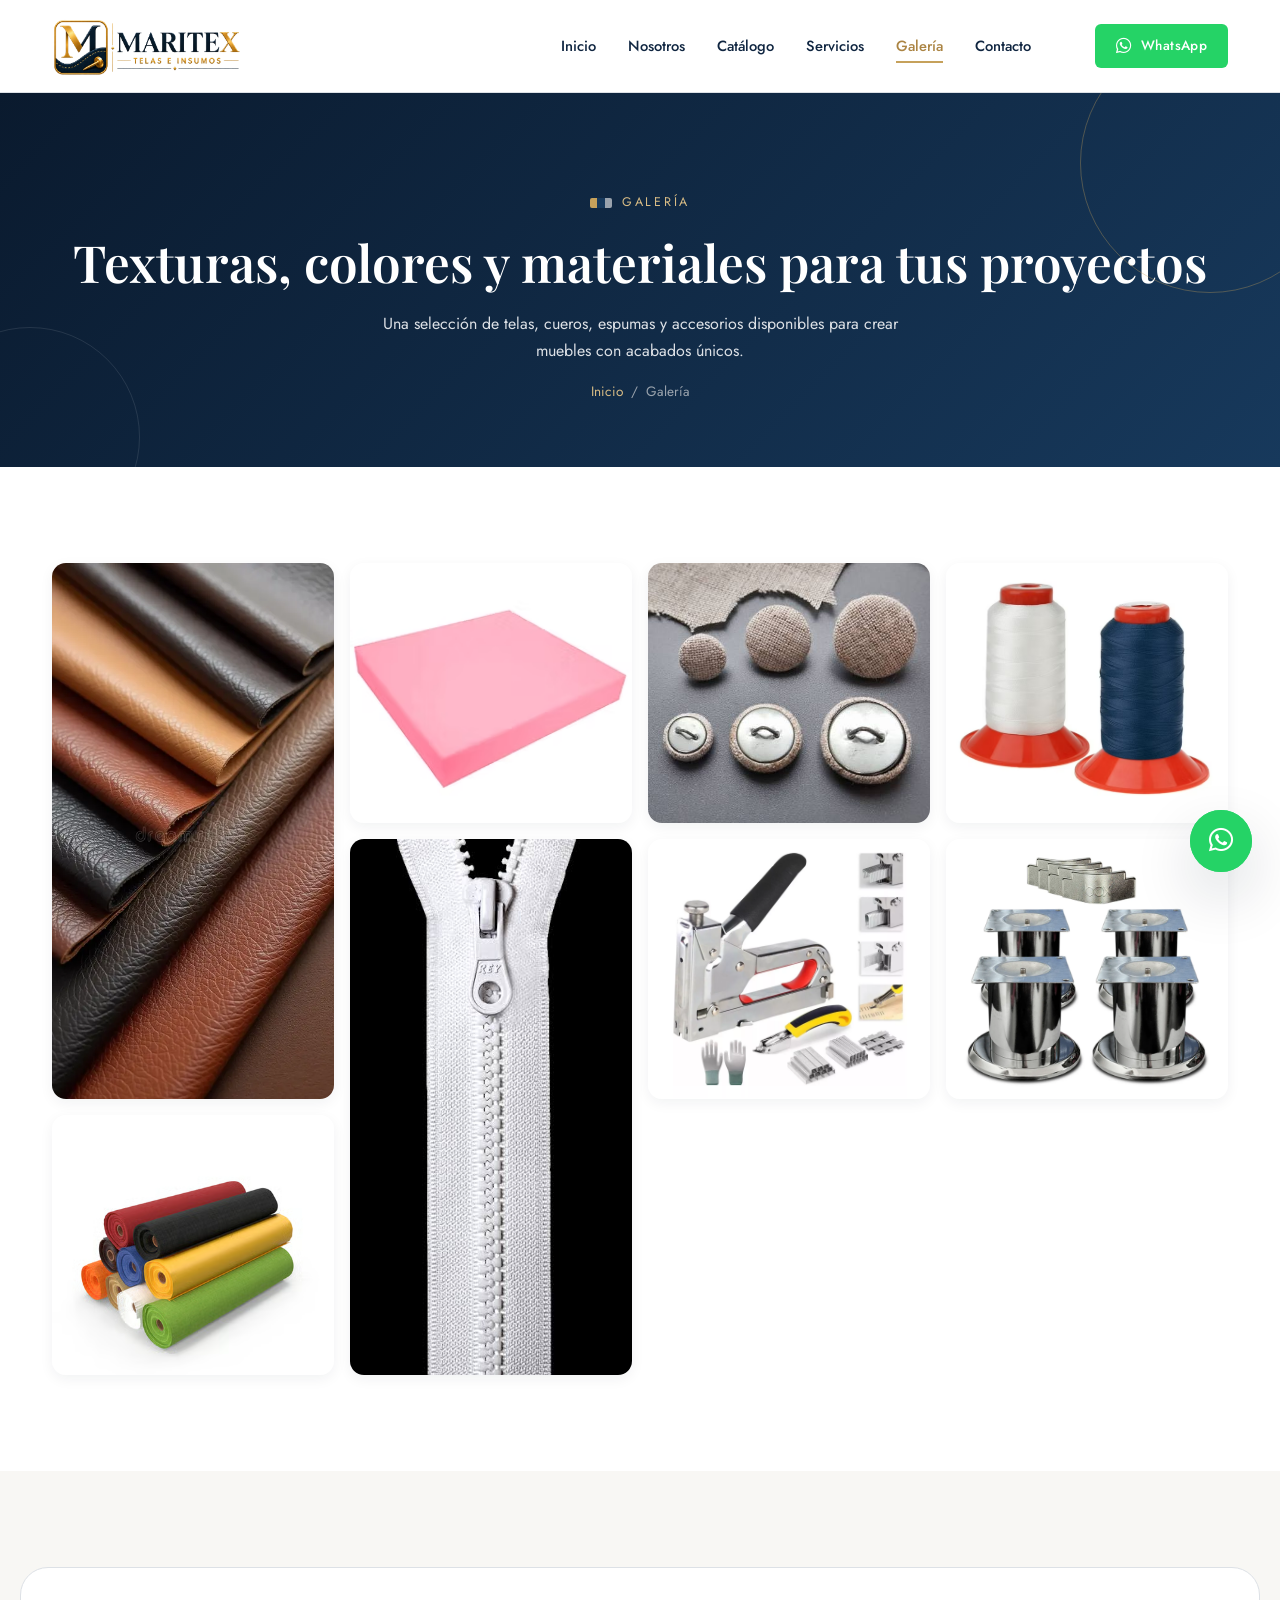
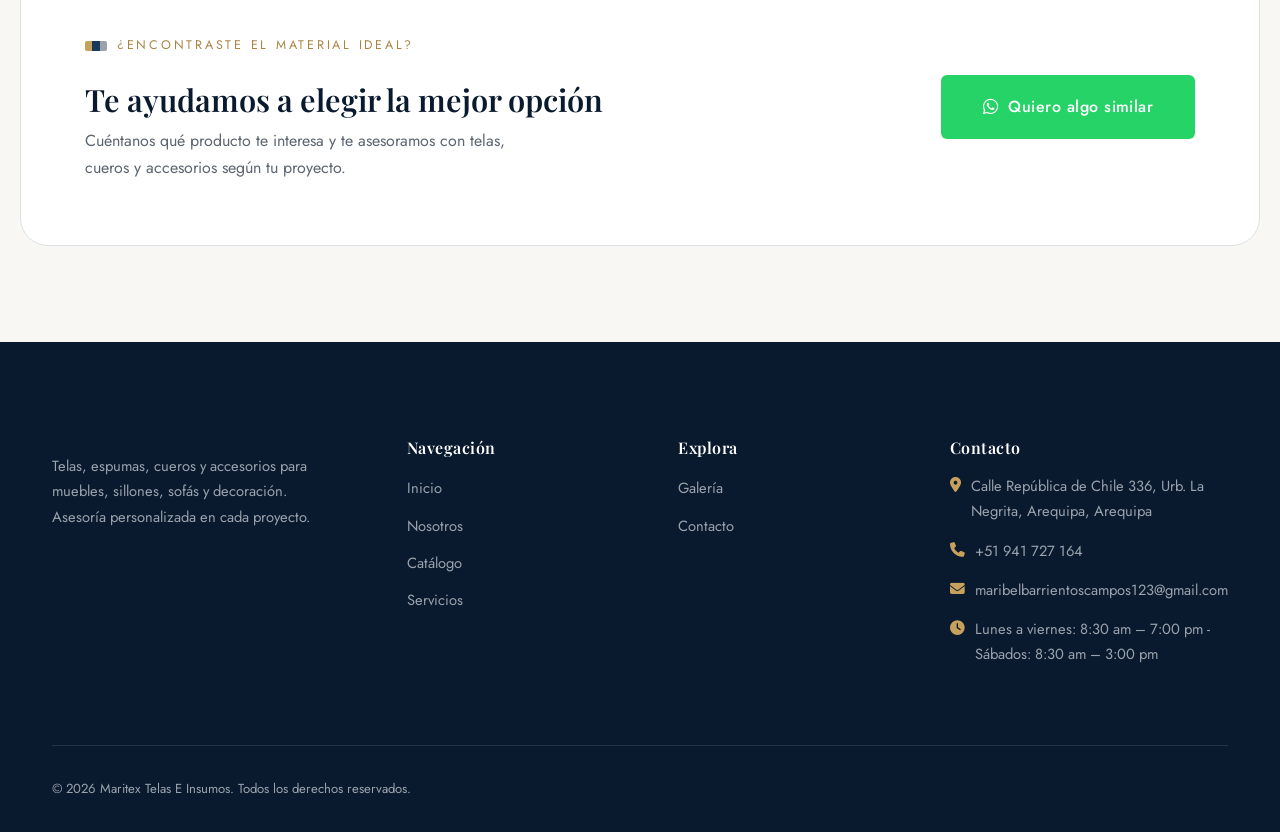
<file: galeria.html>
<!DOCTYPE html>
<html lang="es">
<head>
  <meta charset="UTF-8">
  <meta name="viewport" content="width=device-width, initial-scale=1.0">
  <title>Galería de Telas y Materiales | Maritex Telas E Insumos</title>
  <meta name="description" content="Galería de telas, cueros, espumas y accesorios para tapicería de Maritex Telas E Insumos en Arequipa. Conoce nuestros materiales y consulta por WhatsApp.">
  <meta name="author" content="Maritex Telas E Insumos">
  <meta name="robots" content="index, follow">
  <!-----favicon----->
  <link rel="icon" href="img/favicon.jpeg" type="image/png">
  <!-----opengraph----->
  <meta property="og:title" content="Galería de materiales | Maritex Telas E Insumos">
  <meta property="og:description" content="Telas, cueros, espumas y accesorios para muebles.">
  <meta property="og:image" content="img/logo.png">
  <meta property="og:type" content="website">

  <link rel="canonical" href="https://maritextelas.com/galeria.html">
  <link rel="preconnect" href="https://fonts.googleapis.com">
  <link rel="preconnect" href="https://fonts.gstatic.com" crossorigin>
  <link href="https://fonts.googleapis.com/css2?family=Playfair+Display:wght@500;600;700&family=Jost:wght@300;400;500;600&display=swap" rel="stylesheet">
  <link rel="stylesheet" href="https://cdnjs.cloudflare.com/ajax/libs/font-awesome/6.5.1/css/all.min.css">

  <link rel="stylesheet" href="css/estilos.css">
  <link rel="stylesheet" href="css/galeria.css">
  <!-- Google tag (gtag.js) -->
<script async src="https://www.googletagmanager.com/gtag/js?id=G-3EJXD8GXBS"></script>
<script>
  window.dataLayer = window.dataLayer || [];
  function gtag(){dataLayer.push(arguments);}
  gtag('js', new Date());

  gtag('config', 'G-3EJXD8GXBS');
</script>
</head>
<body>

  <!-- HEADER -->
  <header class="header">
    <div class="container">
      <a href="index.html" class="logo">
        <img src="img/logo.png" alt="Maritex Telas & Textiles">
     </a>

      <input type="checkbox" id="nav-toggle">
      <label for="nav-toggle" class="nav-toggle-label" aria-label="Abrir menú">
        <i class="fa-solid fa-bars"></i>
      </label>

      <nav class="nav">
        <ul class="nav-links">
          <li><a href="index.html">Inicio</a></li>
          <li><a href="nosotros.html">Nosotros</a></li>
          <li><a href="catalogo.html">Catálogo</a></li>
          <li><a href="servicios.html">Servicios</a></li>
          <li><a href="galeria.html" class="active">Galería</a></li>
          <li><a href="contacto.html">Contacto</a></li>
        </ul>
        <div class="nav-actions">
          <a href="https://wa.me/51941727164?text=Hola%2C%20deseo%20informaci%C3%B3n%20sobre%20sus%20telas%20y%20servicios." class="btn btn-whatsapp btn-sm" target="_blank" rel="noopener">
            <i class="fa-brands fa-whatsapp"></i> WhatsApp
          </a>
        </div>
      </nav>
    </div>
  </header>

  <main>
    <!-- PAGE HERO -->
    <section class="page-hero">
      <div class="container">
        <span class="eyebrow">Galería</span>
        <h1>Texturas, colores y materiales para tus proyectos</h1>
        <p>Una selección de telas, cueros, espumas y accesorios disponibles para crear muebles con acabados únicos.</p>
        <div class="breadcrumb">
          <a href="index.html">Inicio</a> <span>/</span> <span>Galería</span>
        </div>
      </div>
    </section>

    <!-- GALERÍA -->
    <section class="section galeria-section">
      <div class="container">
        <div class="galeria-grid">
          <a href="https://wa.me/51941727164?text=Hola%2C%20me%20interesa%20el%20material%20que%20vi%20en%20la%20galeria%C3%ADa." class="galeria-item galeria-item--tall">
            <img src="img/galeria1.webp" alt="Muestras de cuero">
            <div class="galeria-overlay">
              <span>Muestras de cuero</span>
              <span class="galeria-cta">Consultar disponibilidad <i class="fa-brands fa-whatsapp"></i></span>
            </div>
          </a>
          <a href="https://wa.me/51941727164?text=Hola%2C%20me%20interesa%20el%20material%20que%20vi%20en%20la%20galeria%C3%ADa." class="galeria-item">
            <img src="img/galeria2.avif" alt="Espumas">
            <div class="galeria-overlay">
              <span>Espumas para muebles</span>
              <span class="galeria-cta">Consultar disponibilidad <i class="fa-brands fa-whatsapp"></i></span>
            </div>
          </a>
          <a href="https://wa.me/51941727164?text=Hola%2C%20me%20interesa%20el%20material%20que%20vi%20en%20la%20galer%C3%ADa." class="galeria-item">
            <img src="img/galeria3.jpg" alt="botones y accesorios de tapicería">
            <div class="galeria-overlay">
              <span>botones y accesorios de tapicería</span>
              <span class="galeria-cta">Consultar disponibilidad <i class="fa-brands fa-whatsapp"></i></span>
            </div>
          </a>
          <a href="https://wa.me/51941727164?text=Hola%2C%20me%20interesa%20el%20material%20que%20vi%20en%20la%20galer%C3%ADa." class="galeria-item">
            <img src="img/galeria4.avif" alt="Hilos de tapicería">
            <div class="galeria-overlay">
              <span>Hilos de tapicería</span>
              <span class="galeria-cta">Consultar disponibilidad <i class="fa-brands fa-whatsapp"></i></span>
            </div>
          </a>
          <a href="https://wa.me/51941727164?text=Hola%2C%20me%20interesa%20el%20material%20que%20vi%20en%20la%20galer%C3%ADa." class="galeria-item galeria-item--tall">
            <img src="img/cierres.jpg" alt="cremalleras y cierres">
            <div class="galeria-overlay">
              <span>cremalleras y cierres</span>
              <span class="galeria-cta">Consultar disponibilidad <i class="fa-brands fa-whatsapp"></i></span>
            </div>
          </a>
          <a href="https://wa.me/51941727164?text=Hola%2C%20me%20interesa%20el%20material%20que%20vi%20en%20la%20galer%C3%ADa." class="galeria-item">
            <img src="img/galeria5.png" alt="Accesorios de tapicería">
            <div class="galeria-overlay">
              <span>Accesorios de tapicería</span>
              <span class="galeria-cta">Consultar disponibilidad <i class="fa-brands fa-whatsapp"></i></span>
            </div>
          </a>
          <a href="https://wa.me/51941727164?text=Hola%2C%20me%20interesa%20el%20material%20que%20vi%20en%20la%20galer%C3%ADa." class="galeria-item">
            <img src="img/galeria6.webp" alt="Materiales para estructura y soporte">
            <div class="galeria-overlay">
              <span>Materiales para estructura y soporte</span>
              <span class="galeria-cta">Consultar disponibilidad <i class="fa-brands fa-whatsapp"></i></span>
            </div>
          </a>
          <a href="https://wa.me/51941727164?text=Hola%2C%20me%20interesa%20el%20material%20que%20vi%20en%20la%20galer%C3%ADa." class="galeria-item">
            <img src="img/galeria7.avif" alt="Rollos de tela">
            <div class="galeria-overlay">
              <span>Rollos de tela</span>
              <span class="galeria-cta">Consultar disponibilidad <i class="fa-brands fa-whatsapp"></i></span>
            </div>
          </a>
        </div>
      </div>
    </section>

    <!-- CTA FINAL -->
    <section class="section section--tinted cat-cta">
      <div class="container cat-cta-box">
        <div>
          <span class="eyebrow">¿Encontraste el material ideal?</span>
          <h2>Te ayudamos a elegir la mejor opción</h2>
          <p>Cuéntanos qué producto te interesa y te asesoramos con telas, cueros y accesorios según tu proyecto.</p>
        </div>
        <a href="https://wa.me/51941727164?text=Hola%2C%20vi%20una%20imagen%20en%20la%20galer%C3%ADa%20y%20quisiera%20algo%20similar." class="btn btn-whatsapp btn-lg" target="_blank" rel="noopener">
          <i class="fa-brands fa-whatsapp"></i> Quiero algo similar
        </a>
      </div>
    </section>
  </main>

  <!-- FOOTER -->
  <footer class="footer">
    <div class="container">
      <div class="footer-grid">
        <div class="footer-brand">
          <p>Telas, espumas, cueros y accesorios para muebles, sillones, sofás y decoración. Asesoría personalizada en cada proyecto.</p>
        </div>

        <div class="footer-col">
          <h4>Navegación</h4>
          <ul class="footer-links">
            <li><a href="index.html">Inicio</a></li>
            <li><a href="nosotros.html">Nosotros</a></li>
            <li><a href="catalogo.html">Catálogo</a></li>
            <li><a href="servicios.html">Servicios</a></li>
          </ul>
        </div>

        <div class="footer-col">
          <h4>Explora</h4>
          <ul class="footer-links">
            <li><a href="galeria.html">Galería</a></li>
            <li><a href="contacto.html">Contacto</a></li>
          </ul>
        </div>

        <div class="footer-col">
          <h4>Contacto</h4>
          <ul class="footer-contact">
            <li><i class="fa-solid fa-location-dot"></i> Calle República de Chile 336, Urb. La Negrita, Arequipa, Arequipa</li>
            <li><i class="fa-solid fa-phone"></i> +51 941 727 164</li>
            <li><i class="fa-solid fa-envelope"></i> maribelbarrientoscampos123@gmail.com</li>
            <li><i class="fa-solid fa-clock"></i> Lunes a viernes: 8:30 am – 7:00 pm - Sábados: 8:30 am – 3:00 pm</li>
          </ul>
        </div>
      </div>

      <div class="footer-bottom">
        <span>&copy; 2026 Maritex Telas E Insumos. Todos los derechos reservados.</span>
      </div>
    </div>
  </footer>

  <a href="https://wa.me/51941727164?text=Hola%2C%20quisiera%20m%C3%A1s%20informaci%C3%B3n." class="whatsapp-flotante" target="_blank" rel="noopener" aria-label="Escríbenos por WhatsApp">
    <i class="fa-brands fa-whatsapp"></i>
  </a>

</body>
</html>
</file>
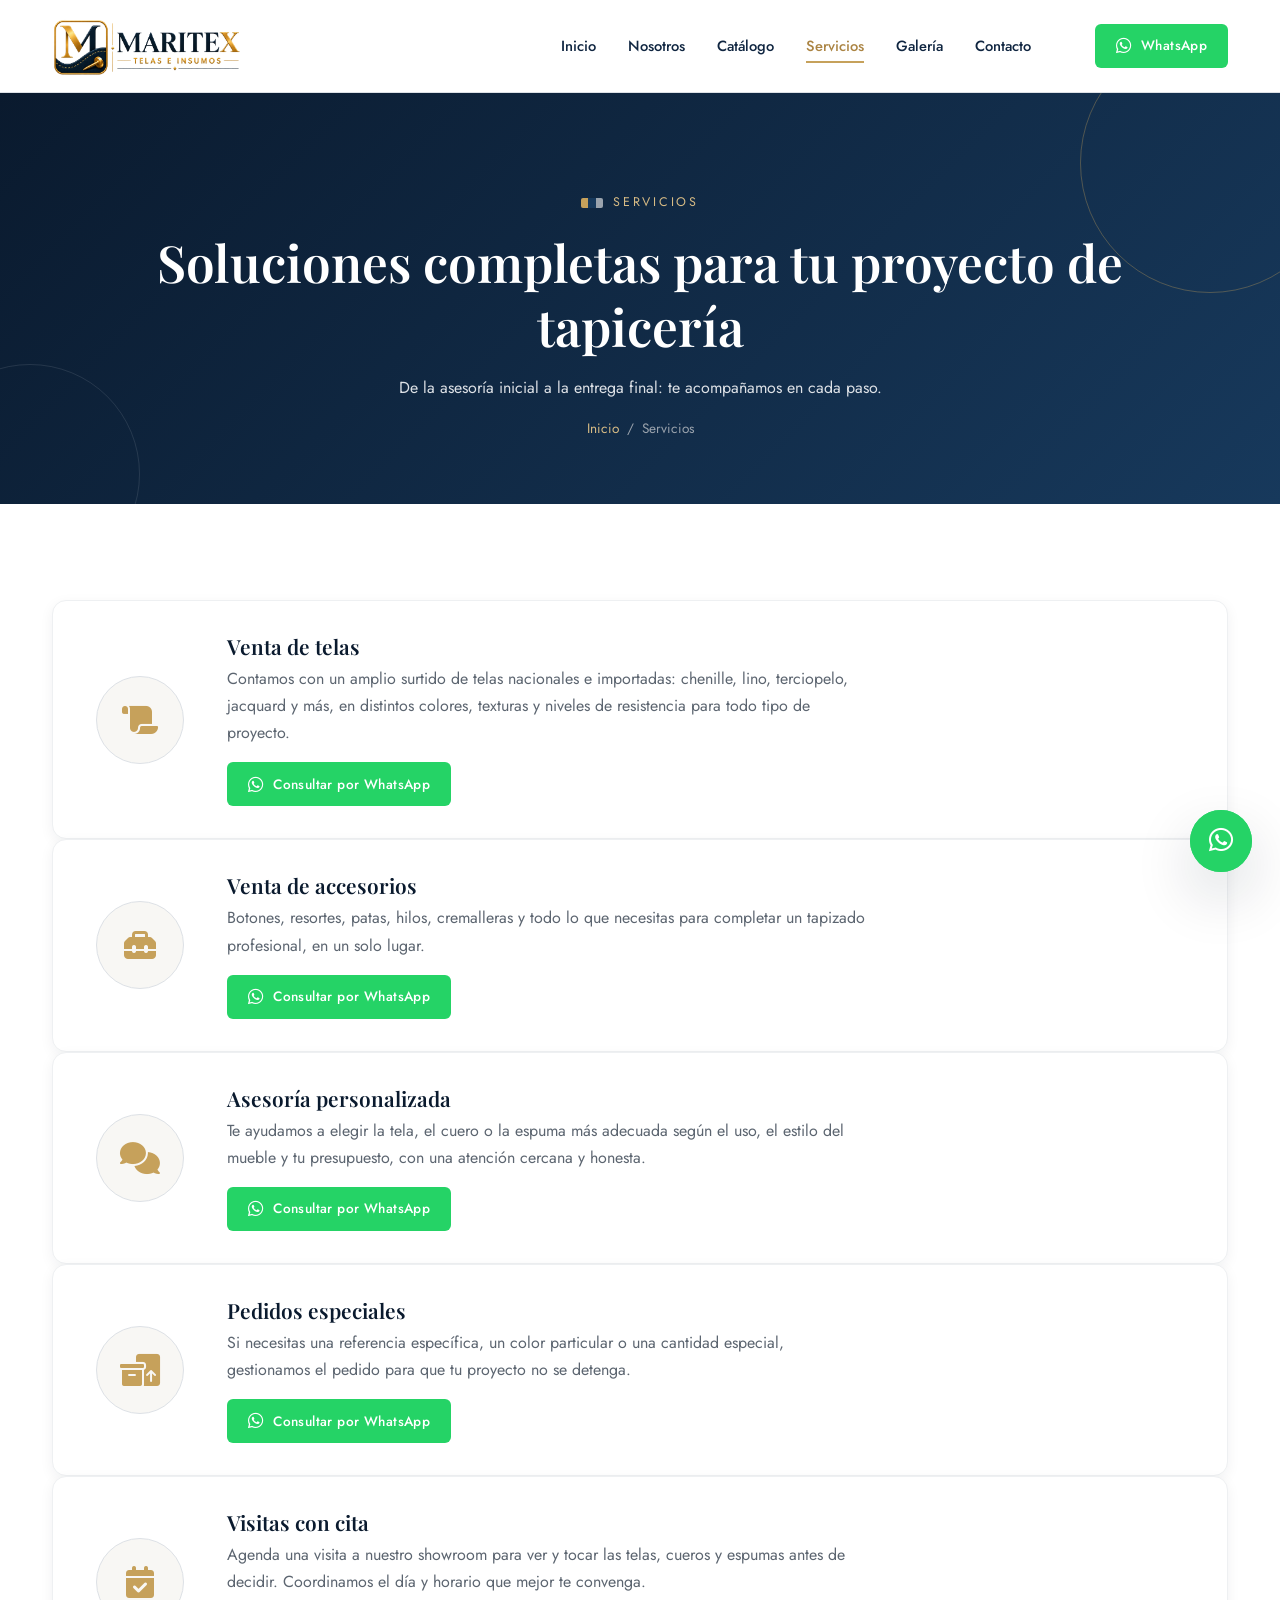
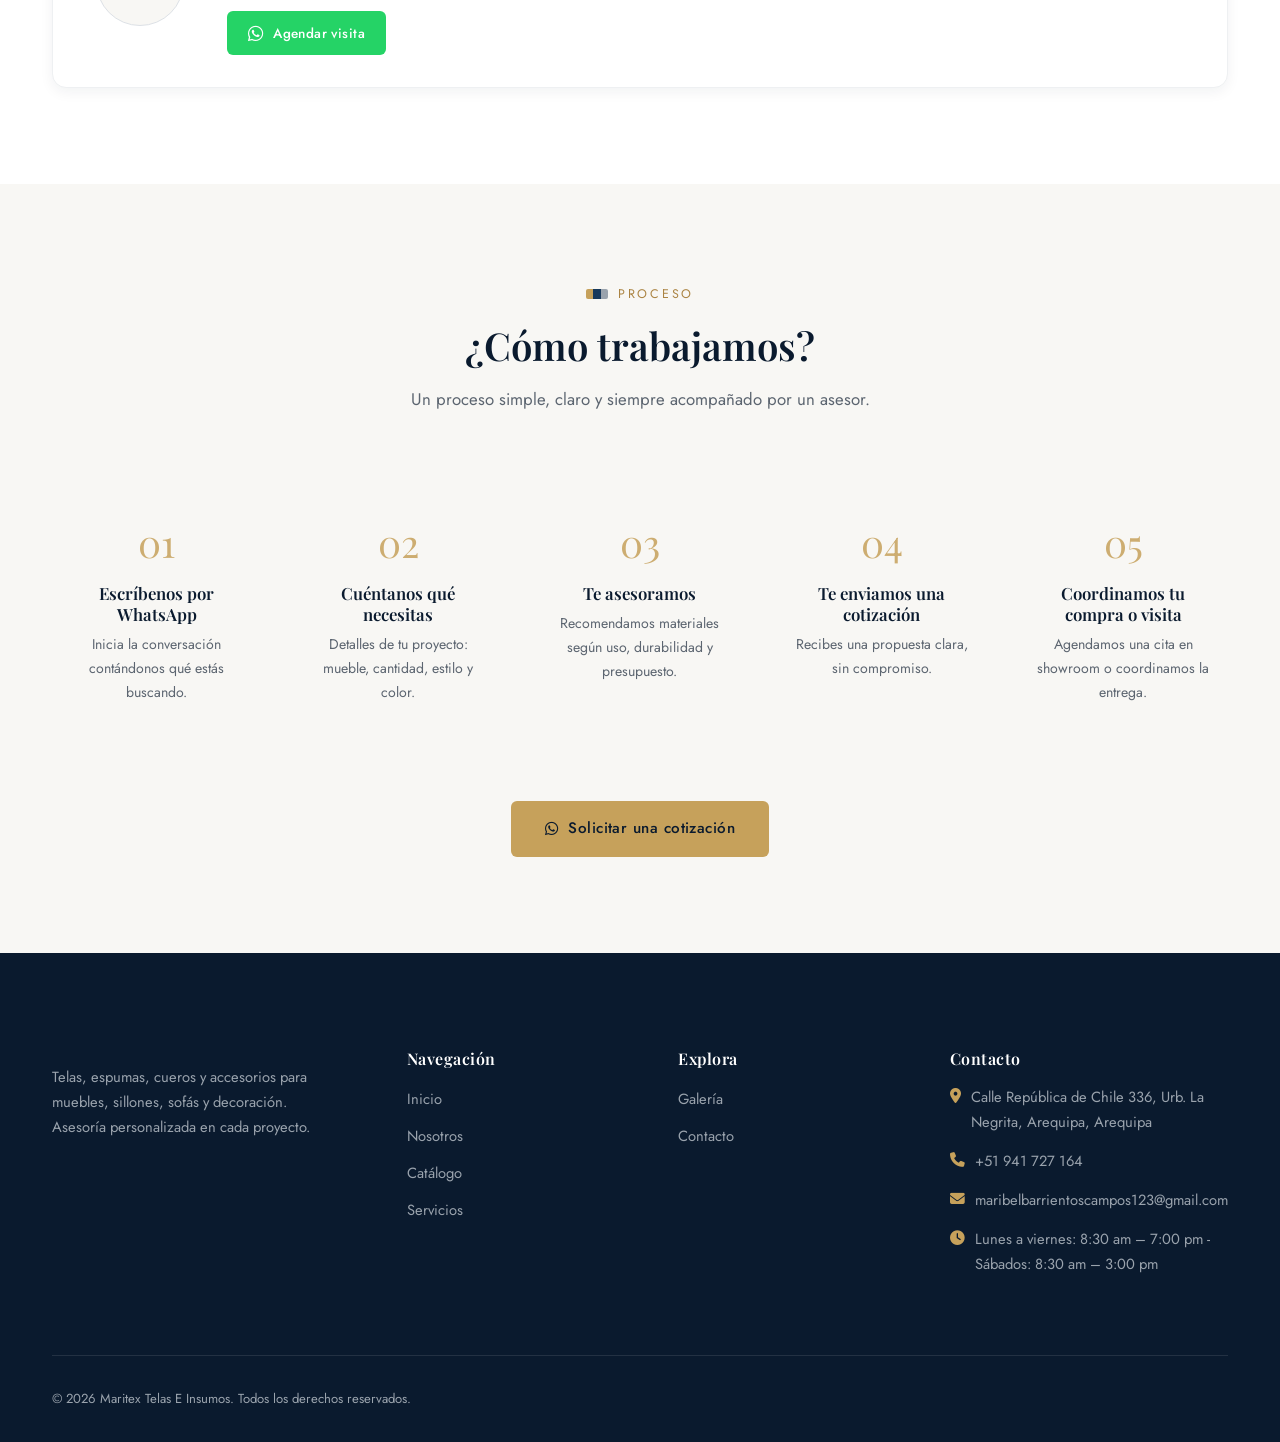
<file: servicios.html>
<!DOCTYPE html>
<html lang="es">
<head>
  <meta charset="UTF-8">
  <meta name="viewport" content="width=device-width, initial-scale=1.0">
  <title>Servicios de Tapicería y Venta de Materiales | Maritex Telas E Insumos</title>
  <meta name="description" content="Maritex Telas E Insumos ofrece venta de telas, cueros, espumas y accesorios para tapicería en Arequipa. Asesoría personalizada, pedidos especiales y atención con cita.">
  <meta name="author" content="Maritex Telas E Insumos">
  <meta name="robots" content="index, follow">
  <!-----favicon----->
  <link rel="icon" href="img/favicon.jpeg" type="image/png">
  <!-----opengraph----->
  <meta property="og:title" content="Servicios | Maritex Telas E Insumos">
  <meta property="og:description" content="Telas, cueros, espumas y accesorios para muebles.">
  <meta property="og:image" content="img/logo.png">
  <meta property="og:type" content="website">

  <link rel="preconnect" href="https://fonts.googleapis.com">
  <link rel="preconnect" href="https://fonts.gstatic.com" crossorigin>
  <link href="https://fonts.googleapis.com/css2?family=Playfair+Display:wght@500;600;700&family=Jost:wght@300;400;500;600&display=swap" rel="stylesheet">
  <link rel="stylesheet" href="https://cdnjs.cloudflare.com/ajax/libs/font-awesome/6.5.1/css/all.min.css">

  <link rel="stylesheet" href="css/estilos.css">
  <link rel="stylesheet" href="css/servicios.css">
  <!-- Google tag (gtag.js) -->
<script async src="https://www.googletagmanager.com/gtag/js?id=G-3EJXD8GXBS"></script>
<script>
  window.dataLayer = window.dataLayer || [];
  function gtag(){dataLayer.push(arguments);}
  gtag('js', new Date());

  gtag('config', 'G-3EJXD8GXBS');
</script>
</head>
<body>

  <!-- HEADER -->
  <header class="header">
    <div class="container">
     <a href="index.html" class="logo">
       <img src="img/logo.png" alt="Maritex Telas & Textiles">
     </a>

      <input type="checkbox" id="nav-toggle">
      <label for="nav-toggle" class="nav-toggle-label" aria-label="Abrir menú">
        <i class="fa-solid fa-bars"></i>
      </label>

      <nav class="nav">
        <ul class="nav-links">
          <li><a href="index.html">Inicio</a></li>
          <li><a href="nosotros.html">Nosotros</a></li>
          <li><a href="catalogo.html">Catálogo</a></li>
          <li><a href="servicios.html" class="active">Servicios</a></li>
          <li><a href="galeria.html">Galería</a></li>
          <li><a href="contacto.html">Contacto</a></li>
        </ul>
        <div class="nav-actions">
          <a href="https://wa.me/51941727164?text=Hola%2C%20deseo%20informaci%C3%B3n%20sobre%20sus%20telas%20y%20servicios." class="btn btn-whatsapp btn-sm" target="_blank" rel="noopener">
            <i class="fa-brands fa-whatsapp"></i> WhatsApp
          </a>
        </div>
      </nav>
    </div>
  </header>

  <main>
    <!-- PAGE HERO -->
    <section class="page-hero">
      <div class="container">
        <span class="eyebrow">Servicios</span>
        <h1>Soluciones completas para tu proyecto de tapicería</h1>
        <p>De la asesoría inicial a la entrega final: te acompañamos en cada paso.</p>
        <div class="breadcrumb">
          <a href="index.html">Inicio</a> <span>/</span> <span>Servicios</span>
        </div>
      </div>
    </section>

    <!-- LISTADO DE SERVICIOS -->
    <section class="section servicios-lista">
      <div class="container">

        <div class="servicio-row">
          <div class="servicio-icono"><i class="fa-solid fa-scroll"></i></div>
          <div class="servicio-detalle">
            <h2>Venta de telas</h2>
            <p>Contamos con un amplio surtido de telas nacionales e importadas: chenille, lino, terciopelo, jacquard y más, en distintos colores, texturas y niveles de resistencia para todo tipo de proyecto.</p>
            <a href="https://wa.me/51941727164?text=Hola%2C%20deseo%20informaci%C3%B3n%20sobre%20venta%20de%20telas." class="btn btn-whatsapp btn-sm" target="_blank" rel="noopener"><i class="fa-brands fa-whatsapp"></i> Consultar por WhatsApp</a>
          </div>
        </div>

        <div class="servicio-row">
          <div class="servicio-icono"><i class="fa-solid fa-toolbox"></i></div>
          <div class="servicio-detalle">
            <h2>Venta de accesorios</h2>
            <p>Botones, resortes, patas, hilos, cremalleras y todo lo que necesitas para completar un tapizado profesional, en un solo lugar.</p>
            <a href="https://wa.me/51941727164?text=Hola%2C%20deseo%20informaci%C3%B3n%20sobre%20accesorios." class="btn btn-whatsapp btn-sm" target="_blank" rel="noopener"><i class="fa-brands fa-whatsapp"></i> Consultar por WhatsApp</a>
          </div>
        </div>

        <div class="servicio-row">
          <div class="servicio-icono"><i class="fa-solid fa-comments"></i></div>
          <div class="servicio-detalle">
            <h2>Asesoría personalizada</h2>
            <p>Te ayudamos a elegir la tela, el cuero o la espuma más adecuada según el uso, el estilo del mueble y tu presupuesto, con una atención cercana y honesta.</p>
            <a href="https://wa.me/51941727164?text=Hola%2C%20quisiera%20una%20asesor%C3%ADa%20personalizada." class="btn btn-whatsapp btn-sm" target="_blank" rel="noopener"><i class="fa-brands fa-whatsapp"></i> Consultar por WhatsApp</a>
          </div>
        </div>

        <div class="servicio-row">
          <div class="servicio-icono"><i class="fa-solid fa-boxes-packing"></i></div>
          <div class="servicio-detalle">
            <h2>Pedidos especiales</h2>
            <p>Si necesitas una referencia específica, un color particular o una cantidad especial, gestionamos el pedido para que tu proyecto no se detenga.</p>
            <a href="https://wa.me/51941727164?text=Hola%2C%20deseo%20realizar%20un%20pedido%20especial." class="btn btn-whatsapp btn-sm" target="_blank" rel="noopener"><i class="fa-brands fa-whatsapp"></i> Consultar por WhatsApp</a>
          </div>
        </div>

        <div class="servicio-row">
          <div class="servicio-icono"><i class="fa-solid fa-calendar-check"></i></div>
          <div class="servicio-detalle">
            <h2>Visitas con cita</h2>
            <p>Agenda una visita a nuestro showroom para ver y tocar las telas, cueros y espumas antes de decidir. Coordinamos el día y horario que mejor te convenga.</p>
            <a href="https://wa.me/51941727164?text=Hola%2C%20deseo%20agendar%20una%20visita%20con%20cita." class="btn btn-whatsapp btn-sm" target="_blank" rel="noopener"><i class="fa-brands fa-whatsapp"></i> Agendar visita</a>
          </div>
        </div>

      </div>
    </section>

    <!-- ¿CÓMO TRABAJAMOS? -->
    <section class="section section--tinted como-trabajamos">
      <div class="container">
        <div class="section-header">
          <span class="eyebrow">Proceso</span>
          <h2>¿Cómo trabajamos?</h2>
          <p>Un proceso simple, claro y siempre acompañado por un asesor.</p>
        </div>
        <div class="pasos-grid">
          <div class="paso">
            <span class="paso-num">01</span>
            <h3>Escríbenos por WhatsApp</h3>
            <p>Inicia la conversación contándonos qué estás buscando.</p>
          </div>
          <div class="paso">
            <span class="paso-num">02</span>
            <h3>Cuéntanos qué necesitas</h3>
            <p>Detalles de tu proyecto: mueble, cantidad, estilo y color.</p>
          </div>
          <div class="paso">
            <span class="paso-num">03</span>
            <h3>Te asesoramos</h3>
            <p>Recomendamos materiales según uso, durabilidad y presupuesto.</p>
          </div>
          <div class="paso">
            <span class="paso-num">04</span>
            <h3>Te enviamos una cotización</h3>
            <p>Recibes una propuesta clara, sin compromiso.</p>
          </div>
          <div class="paso">
            <span class="paso-num">05</span>
            <h3>Coordinamos tu compra o visita</h3>
            <p>Agendamos una cita en showroom o coordinamos la entrega.</p>
          </div>
        </div>
        <div class="productos-cta">
          <a href="https://wa.me/51941727164?text=Hola%2C%20quisiera%20solicitar%20una%20cotizaci%C3%B3n." class="btn btn-gold" target="_blank" rel="noopener">
            <i class="fa-brands fa-whatsapp"></i> Solicitar una cotización
          </a>
        </div>
      </div>
    </section>
  </main>

  <!-- FOOTER -->
  <footer class="footer">
    <div class="container">
      <div class="footer-grid">
        <div class="footer-brand">
          <p>Telas, espumas, cueros y accesorios para muebles, sillones, sofás y decoración. Asesoría personalizada en cada proyecto.</p>
        </div>

        <div class="footer-col">
          <h4>Navegación</h4>
          <ul class="footer-links">
            <li><a href="index.html">Inicio</a></li>
            <li><a href="nosotros.html">Nosotros</a></li>
            <li><a href="catalogo.html">Catálogo</a></li>
            <li><a href="servicios.html">Servicios</a></li>
          </ul>
        </div>

        <div class="footer-col">
          <h4>Explora</h4>
          <ul class="footer-links">
            <li><a href="galeria.html">Galería</a></li>
            <li><a href="contacto.html">Contacto</a></li>
          </ul>
        </div>

        <div class="footer-col">
          <h4>Contacto</h4>
          <ul class="footer-contact">
            <li><i class="fa-solid fa-location-dot"></i> Calle República de Chile 336, Urb. La Negrita, Arequipa, Arequipa</li>
            <li><i class="fa-solid fa-phone"></i> +51 941 727 164</li>
            <li><i class="fa-solid fa-envelope"></i> maribelbarrientoscampos123@gmail.com</li>
            <li><i class="fa-solid fa-clock"></i> Lunes a viernes: 8:30 am – 7:00 pm - Sábados: 8:30 am – 3:00 pm</li>
          </ul>
        </div>
      </div>

      <div class="footer-bottom">
        <span>&copy; 2026 Maritex Telas E Insumos. Todos los derechos reservados.</span>
      </div>
    </div>
  </footer>

  <a href="https://wa.me/51941727164?text=Hola%2C%20quisiera%20m%C3%A1s%20informaci%C3%B3n." class="whatsapp-flotante" target="_blank" rel="noopener" aria-label="Escríbenos por WhatsApp">
    <i class="fa-brands fa-whatsapp"></i>
  </a>

</body>
</html>
</file>
<file: css/estilos.css>
/* ==================================================================
   Maritex TELAS · Hoja de estilos global
   Sistema de diseño: variables, reset, header, footer y componentes
   compartidos por todo el sitio.
   ================================================================== */

/* ---------------------------------------------------------------
   1. VARIABLES CSS
   --------------------------------------------------------------- */
:root {
  /* Paleta principal */
  --color-navy-950: #0a1a2e;
  --color-navy-900: #0f2540;
  --color-navy-800: #17395c;
  --color-navy-700: #234b73;

  --color-white: #ffffff;
  --color-off-white: #f8f7f4;
  --color-gray-100: #eef0f2;
  --color-gray-200: #dde1e6;
  --color-gray-400: #9aa3ad;
  --color-gray-600: #5c6570;
  --color-gray-800: #2c333b;

  --color-gold-400: #d8bc85;
  --color-gold-500: #c6a15b;
  --color-gold-600: #ab8443;

  --color-whatsapp: #25d366;
  --color-whatsapp-dark: #1ebe5b;

  /* Tipografía */
  --font-display: 'Playfair Display', 'Georgia', serif;
  --font-body: 'Jost', 'Helvetica Neue', Arial, sans-serif;

  /* Espaciado */
  --space-xs: 0.5rem;
  --space-sm: 1rem;
  --space-md: 2rem;
  --space-lg: 4rem;
  --space-xl: 6rem;
  --space-xxl: 9rem;

  /* Bordes y sombras */
  --radius-sm: 6px;
  --radius-md: 14px;
  --radius-lg: 28px;

  --shadow-sm: 0 4px 14px rgba(10, 26, 46, 0.06);
  --shadow-md: 0 12px 32px rgba(10, 26, 46, 0.10);
  --shadow-lg: 0 24px 60px rgba(10, 26, 46, 0.16);

  /* Transiciones */
  --transition-fast: 0.2s ease;
  --transition-base: 0.35s cubic-bezier(0.22, 1, 0.36, 1);
  --transition-slow: 0.6s cubic-bezier(0.22, 1, 0.36, 1);

  /* Contenedor */
  --container-max: 1240px;
}

/* ---------------------------------------------------------------
   2. RESET / BASE
   --------------------------------------------------------------- */
*,
*::before,
*::after {
  margin: 0;
  padding: 0;
  box-sizing: border-box;
}

html {
  scroll-behavior: smooth;
  font-size: 100%;
}

body {
  font-family: var(--font-body);
  color: var(--color-gray-800);
  background-color: var(--color-white);
  line-height: 1.7;
  overflow-x: hidden;
  -webkit-font-smoothing: antialiased;
}

img {
  max-width: 100%;
  display: block;
}

a {
  text-decoration: none;
  color: inherit;
}

ul {
  list-style: none;
}

button {
  font-family: inherit;
  border: none;
  cursor: pointer;
  background: none;
}

h1, h2, h3, h4 {
  font-family: var(--font-display);
  font-weight: 600;
  color: var(--color-navy-950);
  line-height: 1.25;
}

::selection {
  background: var(--color-gold-400);
  color: var(--color-navy-950);
}

:focus-visible {
  outline: 2px solid var(--color-gold-500);
  outline-offset: 3px;
}

.container {
  width: 100%;
  max-width: var(--container-max);
  margin: 0 auto;
  padding: 0 var(--space-md);
}

/* ---------------------------------------------------------------
   3. UTILIDADES DE SECCIÓN
   --------------------------------------------------------------- */
.section {
  padding: var(--space-xl) 0;
}

.section--tinted {
  background-color: var(--color-off-white);
}

.section-header {
  max-width: 680px;
  margin: 0 auto var(--space-lg);
  text-align: center;
}

/* "Eyebrow" con motivo de muestrario textil (signature element) */
.eyebrow {
  display: inline-flex;
  align-items: center;
  gap: 10px;
  font-family: var(--font-body);
  font-size: 0.78rem;
  letter-spacing: 0.22em;
  text-transform: uppercase;
  color: var(--color-gold-600);
  margin-bottom: var(--space-sm);
}

.eyebrow::before {
  content: "";
  display: inline-block;
  width: 22px;
  height: 10px;
  background: linear-gradient(90deg, var(--color-gold-500) 0 33%, var(--color-navy-800) 33% 66%, var(--color-gray-400) 66% 100%);
  border-radius: 2px;
}

.section-header h2 {
  font-size: clamp(1.8rem, 3vw, 2.6rem);
  margin-bottom: var(--space-sm);
}

.section-header p {
  color: var(--color-gray-600);
  font-size: 1.05rem;
}

/* ---------------------------------------------------------------
   4. BOTONES
   --------------------------------------------------------------- */
.btn {
  display: inline-flex;
  align-items: center;
  justify-content: center;
  gap: 10px;
  padding: 0.95rem 2.1rem;
  border-radius: var(--radius-sm);
  font-size: 0.95rem;
  font-weight: 500;
  letter-spacing: 0.03em;
  transition: transform var(--transition-fast), box-shadow var(--transition-fast), background-color var(--transition-fast), color var(--transition-fast);
  white-space: nowrap;
}

.btn-primary {
  background-color: var(--color-navy-950);
  color: var(--color-white);
  box-shadow: var(--shadow-sm);
}

.btn-primary:hover {
  background-color: var(--color-navy-800);
  transform: translateY(-2px);
  box-shadow: var(--shadow-md);
}

.btn-outline {
  background-color: transparent;
  color: var(--color-navy-950);
  border: 1.5px solid var(--color-navy-950);
}

.btn-outline:hover {
  background-color: var(--color-navy-950);
  color: var(--color-white);
  transform: translateY(-2px);
}

.btn-gold {
  background-color: var(--color-gold-500);
  color: var(--color-navy-950);
}

.btn-gold:hover {
  background-color: var(--color-gold-600);
  transform: translateY(-2px);
  box-shadow: var(--shadow-md);
}

.btn-whatsapp {
  background-color: var(--color-whatsapp);
  color: var(--color-white);
}

.btn-whatsapp:hover {
  background-color: var(--color-whatsapp-dark);
  transform: translateY(-2px);
  box-shadow: var(--shadow-md);
}

.btn-whatsapp i,
.btn-whatsapp-flotante i {
  font-size: 1.1rem;
}

.btn-sm {
  padding: 0.65rem 1.3rem;
  font-size: 0.85rem;
}

.btn-block {
  width: 100%;
}

/* ---------------------------------------------------------------
   5. HEADER
   --------------------------------------------------------------- */
.header {
  position: sticky;
  top: 0;
  left: 0;
  right: 0;
  z-index: 500;
  background-color: rgba(255, 255, 255, 0.92);
  backdrop-filter: blur(10px);
  border-bottom: 1px solid var(--color-gray-200);
}

.header .container {
  display: flex;
  align-items: center;
  justify-content: space-between;
  height: 92px;
}

/* Logo */
.logo {
  display: flex;
  align-items: center;
}

.logo img {
  display: block;
  width: 190px;
  height: auto;
  object-fit: contain;
}

/* Navegación */
.nav {
  display: flex;
  align-items: center;
  gap: var(--space-lg);
}

.nav-links {
  display: flex;
  gap: var(--space-md);
}

.nav-links a {
  position: relative;
  font-size: 0.92rem;
  font-weight: 500;
  color: var(--color-navy-900);
  padding: 6px 0;
  transition: color var(--transition-fast);
}

.nav-links a::after {
  content: "";
  position: absolute;
  left: 0;
  bottom: 0;
  height: 2px;
  width: 0;
  background-color: var(--color-gold-500);
  transition: width var(--transition-base);
}

.nav-links a:hover,
.nav-links a.active {
  color: var(--color-gold-600);
}

.nav-links a:hover::after,
.nav-links a.active::after {
  width: 100%;
}

.nav-actions {
  display: flex;
  align-items: center;
  gap: var(--space-sm);
}

/* Menú móvil (solo CSS, mediante checkbox oculto) */
.nav-toggle-label {
  display: none;
  font-size: 1.5rem;
  color: var(--color-navy-950);
  cursor: pointer;
  z-index: 600;
}

#nav-toggle {
  display: none;
}

/* ---------------------------------------------------------------
   6. FOOTER
   --------------------------------------------------------------- */
.footer {
  background-color: var(--color-navy-950);
  color: var(--color-gray-200);
  padding-top: var(--space-xl);
}

.footer-grid {
  display: grid;
  grid-template-columns: 1.4fr 1fr 1fr 1.2fr;
  gap: var(--space-lg);
  padding-bottom: var(--space-lg);
  border-bottom: 1px solid rgba(255, 255, 255, 0.1);
}



.footer-brand p {
  margin-top: var(--space-sm);
  color: var(--color-gray-400);
  font-size: 0.92rem;
  max-width: 320px;
}

.footer-social {
  display: flex;
  gap: 12px;
  margin-top: var(--space-md);
}

.footer-social a {
  width: 38px;
  height: 38px;
  border-radius: 50%;
  border: 1px solid rgba(255, 255, 255, 0.25);
  display: flex;
  align-items: center;
  justify-content: center;
  transition: all var(--transition-fast);
}

.footer-social a:hover {
  background-color: var(--color-gold-500);
  border-color: var(--color-gold-500);
  color: var(--color-navy-950);
  transform: translateY(-3px);
}

.footer h4 {
  color: var(--color-white);
  font-size: 1rem;
  margin-bottom: var(--space-sm);
  letter-spacing: 0.03em;
}

.footer-links li {
  margin-bottom: 10px;
}

.footer-links a {
  color: var(--color-gray-400);
  font-size: 0.92rem;
  transition: color var(--transition-fast), padding-left var(--transition-fast);
}

.footer-links a:hover {
  color: var(--color-gold-400);
  padding-left: 4px;
}

.footer-contact li {
  display: flex;
  align-items: flex-start;
  gap: 10px;
  margin-bottom: 14px;
  color: var(--color-gray-400);
  font-size: 0.92rem;
}

.footer-contact i {
  color: var(--color-gold-500);
  margin-top: 4px;
}

.footer-bottom {
  display: flex;
  align-items: center;
  justify-content: space-between;
  padding: var(--space-md) 0;
  font-size: 0.82rem;
  color: var(--color-gray-400);
  flex-wrap: wrap;
  gap: var(--space-xs);
}

.footer-bottom a {
  color: var(--color-gray-400);
}

.footer-bottom a:hover {
  color: var(--color-gold-400);
}

/* ---------------------------------------------------------------
   7. BOTÓN FLOTANTE DE WHATSAPP
   --------------------------------------------------------------- */
.whatsapp-flotante {
  position: fixed;
  bottom: 28px;
  right: 28px;
  z-index: 800;
  width: 62px;
  height: 62px;
  border-radius: 50%;
  background-color: var(--color-whatsapp);
  color: var(--color-white);
  display: flex;
  align-items: center;
  justify-content: center;
  font-size: 1.7rem;
  box-shadow: var(--shadow-lg);
  transition: transform var(--transition-fast);
}

.whatsapp-flotante::before {
  content: "";
  position: absolute;
  inset: 0;
  border-radius: 50%;
  background-color: var(--color-whatsapp);
  animation: pulso 2.2s infinite;
  z-index: -1;
}

.whatsapp-flotante:hover {
  transform: scale(1.08);
}

@keyframes pulso {
  0% { transform: scale(1); opacity: 0.55; }
  70% { transform: scale(1.9); opacity: 0; }
  100% { transform: scale(1.9); opacity: 0; }
}

/* ---------------------------------------------------------------
   8. TARJETAS GENÉRICAS
   --------------------------------------------------------------- */
.card {
  background-color: var(--color-white);
  border-radius: var(--radius-md);
  overflow: hidden;
  box-shadow: var(--shadow-sm);
  transition: transform var(--transition-base), box-shadow var(--transition-base);
  border: 1px solid var(--color-gray-100);
}

.card:hover {
  transform: translateY(-8px);
  box-shadow: var(--shadow-lg);
}

.card-img-wrap {
  overflow: hidden;
  aspect-ratio: 4 / 3;
}

.card-img-wrap img {
  width: 100%;
  height: 100%;
  object-fit: cover;
  transition: transform var(--transition-slow);
}

.card:hover .card-img-wrap img {
  transform: scale(1.08);
}

.card-body {
  padding: var(--space-sm) var(--space-sm) var(--space-md);
}

.card-body h3 {
  font-size: 1.15rem;
  margin-bottom: 8px;
}

.card-body p {
  color: var(--color-gray-600);
  font-size: 0.92rem;
  margin-bottom: var(--space-sm);
}

/* ---------------------------------------------------------------
   9. FAQ (Acordeón solo con CSS)
   --------------------------------------------------------------- */
.faq-item {
  border-bottom: 1px solid var(--color-gray-200);
}

.faq-item summary {
  display: flex;
  align-items: center;
  justify-content: space-between;
  padding: var(--space-sm) 4px;
  font-family: var(--font-display);
  font-size: 1.05rem;
  color: var(--color-navy-950);
  cursor: pointer;
  list-style: none;
}

.faq-item summary::-webkit-details-marker {
  display: none;
}

.faq-item summary::after {
  content: "+";
  font-size: 1.4rem;
  color: var(--color-gold-600);
  transition: transform var(--transition-base);
}

.faq-item[open] summary::after {
  transform: rotate(45deg);
}

.faq-item p {
  padding: 0 4px var(--space-sm);
  color: var(--color-gray-600);
  max-width: 90%;
}

/* ---------------------------------------------------------------
   10. ANIMACIONES DE ENTRADA
   --------------------------------------------------------------- */
@keyframes aparecer {
  from { opacity: 0; transform: translateY(24px); }
  to { opacity: 1; transform: translateY(0); }
}

.fade-in {
  animation: aparecer 0.8s ease both;
}

.delay-1 { animation-delay: 0.12s; }
.delay-2 { animation-delay: 0.24s; }
.delay-3 { animation-delay: 0.36s; }
.delay-4 { animation-delay: 0.48s; }

/* ---------------------------------------------------------------
   11. BREADCRUMB / PAGE HERO INTERNO (para páginas internas)
   --------------------------------------------------------------- */
.page-hero {
  background: linear-gradient(135deg, var(--color-navy-950), var(--color-navy-800));
  color: var(--color-white);
  padding: var(--space-xl) 0 var(--space-lg);
  text-align: center;
  position: relative;
  overflow: hidden;
}

.page-hero::before {
  content: "";
  position: absolute;
  top: -60px;
  right: -60px;
  width: 260px;
  height: 260px;
  border: 1px solid rgba(198, 161, 91, 0.35);
  border-radius: 50%;
}

.page-hero::after {
  content: "";
  position: absolute;
  bottom: -80px;
  left: -80px;
  width: 220px;
  height: 220px;
  border: 1px solid rgba(255, 255, 255, 0.1);
  border-radius: 50%;
}

.page-hero .eyebrow {
  justify-content: center;
  color: var(--color-gold-400);
}

.page-hero h1 {
  color: var(--color-white);
  font-size: clamp(2rem, 4vw, 3.2rem);
}

.page-hero p {
  color: var(--color-gray-200);
  max-width: 560px;
  margin: var(--space-sm) auto 0;
}

.breadcrumb {
  margin-top: var(--space-sm);
  font-size: 0.85rem;
  color: var(--color-gray-400);
  display: flex;
  justify-content: center;
  gap: 8px;
}

.breadcrumb a {
  color: var(--color-gold-400);
}

/* ---------------------------------------------------------------
   12. RESPONSIVE
   --------------------------------------------------------------- */
@media (max-width: 1024px) {
  .footer-grid {
    grid-template-columns: 1fr 1fr;
    gap: var(--space-md);
  }
}

@media (max-width: 860px) {
  .nav-toggle-label {
    display: flex;
    align-items: center;
  }

  .nav {
    position: fixed;
    top: 0;
    right: -100%;
    width: min(320px, 82%);
    height: 100vh;
    background-color: var(--color-navy-950);
    flex-direction: column;
    align-items: flex-start;
    justify-content: flex-start;
    padding: 110px var(--space-md) var(--space-md);
    transition: right var(--transition-slow);
    gap: var(--space-lg);
  }

  .nav-links {
    flex-direction: column;
    gap: var(--space-sm);
  }

  .nav-links a {
    color: var(--color-white);
    font-size: 1.05rem;
  }

  .nav-actions {
    flex-direction: column;
    align-items: flex-start;
  }

  #nav-toggle:checked ~ .nav {
    right: 0;
    box-shadow: var(--shadow-lg);
  }
}

@media (max-width: 640px) {
  :root {
    --space-xl: 4rem;
    --space-lg: 2.5rem;
  }

  .header .container {
    height: 76px;
  }

  .footer-grid {
    grid-template-columns: 1fr;
  }

  .footer-bottom {
    flex-direction: column;
    text-align: center;
  }

  .whatsapp-flotante {
    width: 54px;
    height: 54px;
    font-size: 1.4rem;
    bottom: 18px;
    right: 18px;
  }
}

/* ==================================================================
   13. PÁGINA DE INICIO (index.html)
   ================================================================== */

/* --- Hero --- */
.hero {
  position: relative;
  min-height: 92vh;
  display: flex;
  align-items: center;
  color: var(--color-white);
  overflow: hidden;
}

.hero-media {
  position: absolute;
  inset: 0;
  z-index: 0;
}

.hero-media img {
  width: 100%;
  height: 100%;
  object-fit: cover;
}

.hero-overlay {
  position: absolute;
  inset: 0;
  background: linear-gradient(120deg, rgba(10, 26, 46, 0.92) 0%, rgba(10, 26, 46, 0.78) 45%, rgba(10, 26, 46, 0.55) 100%);
}

.hero-content {
  position: relative;
  z-index: 1;
  max-width: 680px;
  padding-top: var(--space-xl);
  padding-bottom: var(--space-xl);
}

.hero-content .eyebrow {
  color: var(--color-gold-400);
}

.hero-content h1 {
  color: var(--color-white);
  font-size: clamp(2.2rem, 5vw, 3.6rem);
  margin-bottom: var(--space-sm);
}

.hero-content p {
  color: var(--color-gray-200);
  font-size: 1.1rem;
  max-width: 540px;
  margin-bottom: var(--space-md);
}

.hero-actions {
  display: flex;
  flex-wrap: wrap;
  gap: var(--space-sm);
  margin-bottom: var(--space-lg);
}

.btn-outline-light {
  border-color: rgba(255, 255, 255, 0.55);
  color: var(--color-white);
}

.btn-outline-light:hover {
  background-color: var(--color-white);
  color: var(--color-navy-950);
}

.hero-stats {
  display: flex;
  gap: var(--space-lg);
  border-top: 1px solid rgba(255, 255, 255, 0.2);
  padding-top: var(--space-md);
}

.hero-stats strong {
  display: block;
  font-family: var(--font-display);
  font-size: 1.8rem;
  color: var(--color-gold-400);
}

.hero-stats span {
  font-size: 0.82rem;
  color: var(--color-gray-200);
}

/* --- Quiénes somos --- */
.quienes-grid {
  display: grid;
  grid-template-columns: 0.85fr 1fr;
  gap: var(--space-xl);
  align-items: center;
}

.quienes-media {
  position: relative;
}

.quienes-media img {
  border-radius: var(--radius-lg);
  box-shadow: var(--shadow-md);
}

.quienes-badge {
  position: absolute;
  bottom: -24px;
  right: -24px;
  background-color: var(--color-white);
  border-radius: var(--radius-md);
  box-shadow: var(--shadow-lg);
  padding: var(--space-sm) var(--space-md);
  display: flex;
  align-items: center;
  gap: 12px;
  max-width: 240px;
  border: 1px solid var(--color-gray-100);
}

.quienes-badge i {
  color: var(--color-gold-500);
  font-size: 1.4rem;
}

.quienes-badge span {
  font-size: 0.85rem;
  font-weight: 500;
  color: var(--color-navy-950);
}

.quienes-texto h2 {
  font-size: clamp(1.8rem, 3vw, 2.4rem);
  margin-bottom: var(--space-sm);
}

.quienes-texto p {
  color: var(--color-gray-600);
  margin-bottom: var(--space-md);
}

.quienes-lista {
  margin-bottom: var(--space-md);
}

.quienes-lista li {
  display: flex;
  align-items: center;
  gap: 10px;
  margin-bottom: 12px;
  color: var(--color-navy-900);
  font-weight: 500;
}

.quienes-lista i {
  color: var(--color-gold-500);
}

/* --- Categorías --- */
.categorias-grid {
  display: grid;
  grid-template-columns: repeat(4, 1fr);
  gap: var(--space-sm);
}

.categoria-card {
  position: relative;
  border-radius: var(--radius-md);
  overflow: hidden;
  aspect-ratio: 1 / 1;
  box-shadow: var(--shadow-sm);
}

.categoria-card img {
  width: 100%;
  height: 100%;
  object-fit: cover;
  transition: transform var(--transition-slow);
}

.categoria-card:hover img {
  transform: scale(1.1);
}

.categoria-overlay {
  position: absolute;
  inset: 0;
  display: flex;
  align-items: flex-end;
  padding: var(--space-sm);
  background: linear-gradient(0deg, rgba(10, 26, 46, 0.78) 0%, rgba(10, 26, 46, 0) 55%);
}

.categoria-overlay span {
  color: var(--color-white);
  font-family: var(--font-display);
  font-size: 1.1rem;
}

/* --- Productos destacados --- */
.productos-grid {
  display: grid;
  grid-template-columns: repeat(4, 1fr);
  gap: var(--space-md);
}

.productos-cta {
  display: flex;
  justify-content: center;
  margin-top: var(--space-lg);
}

/* --- Servicios (preview) --- */
.servicios-grid {
  display: grid;
  grid-template-columns: repeat(3, 1fr);
  gap: var(--space-md);
}

.servicio-card {
  background-color: var(--color-white);
  border-radius: var(--radius-md);
  padding: var(--space-md);
  box-shadow: var(--shadow-sm);
  text-align: center;
  transition: transform var(--transition-base), box-shadow var(--transition-base);
  border: 1px solid var(--color-gray-100);
}

.servicio-card:hover {
  transform: translateY(-6px);
  box-shadow: var(--shadow-md);
}

.servicio-card i {
  font-size: 1.8rem;
  color: var(--color-gold-500);
  margin-bottom: var(--space-sm);
}

.servicio-card h3 {
  font-size: 1.1rem;
  margin-bottom: 8px;
}

.servicio-card p {
  color: var(--color-gray-600);
  font-size: 0.9rem;
  margin-bottom: var(--space-sm);
}

.btn-link {
  display: inline-flex;
  align-items: center;
  gap: 8px;
  color: var(--color-navy-950);
  font-weight: 600;
  font-size: 0.9rem;
  border-bottom: 1.5px solid var(--color-gold-500);
  padding-bottom: 2px;
  transition: color var(--transition-fast);
}

.btn-link:hover {
  color: var(--color-gold-600);
}

/* --- Cómo trabajamos --- */
.pasos-grid {
  display: grid;
  grid-template-columns: repeat(5, 1fr);
  gap: var(--space-md);
}

.paso {
  text-align: center;
  padding: var(--space-md) var(--space-sm);
  position: relative;
}

.paso-num {
  display: inline-block;
  font-family: var(--font-display);
  font-size: 2.4rem;
  color: var(--color-gold-500);
  margin-bottom: var(--space-xs);
  opacity: 0.85;
}

.paso h3 {
  font-size: 1.05rem;
  margin-bottom: 8px;
}

.paso p {
  color: var(--color-gray-600);
  font-size: 0.88rem;
}

/* --- Proyectos (preview) --- */
.proyectos-grid {
  display: grid;
  grid-template-columns: repeat(3, 1fr);
  gap: var(--space-md);
}

.proyecto-card {
  position: relative;
  border-radius: var(--radius-md);
  overflow: hidden;
  box-shadow: var(--shadow-sm);
  display: block;
}

.proyecto-card img {
  width: 100%;
  aspect-ratio: 4 / 3;
  object-fit: cover;
  transition: transform var(--transition-slow);
}

.proyecto-card:hover img {
  transform: scale(1.08);
}

.proyecto-info {
  position: absolute;
  bottom: 0;
  left: 0;
  right: 0;
  padding: var(--space-md) var(--space-sm) var(--space-sm);
  background: linear-gradient(0deg, rgba(10, 26, 46, 0.85) 0%, rgba(10, 26, 46, 0) 65%);
}

.proyecto-info h3 {
  color: var(--color-white);
  font-size: 1.1rem;
}

.proyecto-info span {
  color: var(--color-gold-400);
  font-size: 0.82rem;
  text-transform: uppercase;
  letter-spacing: 0.06em;
}

/* --- Testimonios --- */
.testimonios-grid {
  display: grid;
  grid-template-columns: repeat(3, 1fr);
  gap: var(--space-md);
}

.testimonio-card {
  background-color: var(--color-off-white);
  border-radius: var(--radius-md);
  padding: var(--space-md);
  border: 1px solid var(--color-gray-100);
}

.testimonio-card i {
  color: var(--color-gold-500);
  font-size: 1.4rem;
  margin-bottom: var(--space-sm);
}

.testimonio-card p {
  color: var(--color-gray-800);
  font-style: italic;
  margin-bottom: var(--space-sm);
}

.testimonio-autor strong {
  display: block;
  color: var(--color-navy-950);
  font-size: 0.95rem;
}

.testimonio-autor span {
  font-size: 0.82rem;
  color: var(--color-gray-600);
}

/* --- FAQ container --- */
.faq-container {
  max-width: 780px;
}

/* --- Contacto rápido --- */
.contacto-rapido {
  padding-top: 0;
}

.contacto-rapido-box {
  background: linear-gradient(120deg, var(--color-navy-950), var(--color-navy-800));
  border-radius: var(--radius-lg);
  padding: var(--space-xl) var(--space-lg);
  display: flex;
  align-items: center;
  justify-content: space-between;
  gap: var(--space-lg);
  color: var(--color-white);
  flex-wrap: wrap;
}

.contacto-rapido-box h2 {
  color: var(--color-white);
  margin-bottom: var(--space-xs);
}

.contacto-rapido-box p {
  color: var(--color-gray-200);
  max-width: 480px;
}

.btn-lg {
  padding: 1.15rem 2.6rem;
  font-size: 1rem;
}

/* --- Responsive: Inicio --- */
@media (max-width: 1024px) {
  .quienes-grid { grid-template-columns: 1fr; }
  .quienes-media { max-width: 460px; margin: 0 auto; }
  .categorias-grid { grid-template-columns: repeat(3, 1fr); }
  .productos-grid { grid-template-columns: repeat(2, 1fr); }
  .servicios-grid { grid-template-columns: repeat(2, 1fr); }
  .pasos-grid { grid-template-columns: repeat(3, 1fr); }
  .proyectos-grid { grid-template-columns: repeat(2, 1fr); }
  .testimonios-grid { grid-template-columns: repeat(2, 1fr); }
}

@media (max-width: 640px) {
  .hero { min-height: auto; padding: var(--space-lg) 0; }
  .hero-stats { flex-wrap: wrap; gap: var(--space-md); }
  .categorias-grid { grid-template-columns: repeat(2, 1fr); }
  .productos-grid { grid-template-columns: 1fr; }
  .servicios-grid { grid-template-columns: 1fr; }
  .pasos-grid { grid-template-columns: 1fr; }
  .proyectos-grid { grid-template-columns: 1fr; }
  .testimonios-grid { grid-template-columns: 1fr; }
  .contacto-rapido-box { flex-direction: column; text-align: center; padding: var(--space-lg); }
  .quienes-badge { position: static; margin-top: var(--space-sm); }
}
</file>
<file: css/catalogo.css>
/* ==================================================================
   CATÁLOGO · Estilos específicos de la página
   ================================================================== */

/* --- Navegación de categorías (sticky) --- */
.cat-nav {
  position: sticky;
  top: 92px;
  z-index: 400;
  background-color: var(--color-white);
  border-bottom: 1px solid var(--color-gray-200);
  box-shadow: var(--shadow-sm);
}

.cat-nav-list {
  display: flex;
  gap: var(--space-md);
  overflow-x: auto;
  padding-top: var(--space-sm);
  padding-bottom: var(--space-sm);
  scrollbar-width: thin;
}

.cat-nav-list a {
  font-size: 0.88rem;
  font-weight: 500;
  color: var(--color-navy-900);
  white-space: nowrap;
  padding: 6px 14px;
  border-radius: var(--radius-sm);
  transition: background-color var(--transition-fast), color var(--transition-fast);
}

.cat-nav-list a:hover {
  background-color: var(--color-off-white);
  color: var(--color-gold-600);
}

/* --- Título de categoría --- */
.cat-titulo {
  max-width: 680px;
  margin: 0 auto var(--space-lg);
  text-align: center;
  scroll-margin-top: 160px;
}

.cat-section {
  scroll-margin-top: 150px;
}

.cat-titulo h2 {
  font-size: clamp(1.6rem, 2.6vw, 2.2rem);
  margin-bottom: var(--space-xs);
}

.cat-titulo p {
  color: var(--color-gray-600);
}

/* --- Características de producto --- */
.caracteristicas {
  margin-bottom: var(--space-sm);
}

.caracteristicas li {
  position: relative;
  padding-left: 18px;
  font-size: 0.85rem;
  color: var(--color-gray-600);
  margin-bottom: 4px;
}

.caracteristicas li::before {
  content: "";
  position: absolute;
  left: 0;
  top: 8px;
  width: 8px;
  height: 8px;
  background-color: var(--color-gold-500);
  border-radius: 50%;
}

/* --- CTA final --- */
.cat-cta-box {
  background-color: var(--color-white);
  border: 1px solid var(--color-gray-200);
  border-radius: var(--radius-lg);
  padding: var(--space-lg);
  display: flex;
  align-items: center;
  justify-content: space-between;
  gap: var(--space-lg);
  flex-wrap: wrap;
}

.cat-cta-box h2 {
  font-size: clamp(1.5rem, 2.4vw, 2rem);
  margin: var(--space-xs) 0;
}

.cat-cta-box p {
  color: var(--color-gray-600);
  max-width: 460px;
}

/* --- Responsive --- */
@media (max-width: 640px) {
  .cat-nav { top: 76px; }
  .cat-cta-box { flex-direction: column; text-align: center; }
}
</file>
<file: css/contacto.css>
/* ==================================================================
   CONTACTO · Estilos específicos de la página
   ================================================================== */

.contacto-grid {
  display: grid;
  grid-template-columns: 0.9fr 1.1fr;
  gap: var(--space-xl);
  align-items: stretch;
}

/* --- Tarjeta grande de WhatsApp --- */
.whatsapp-card {
  background: linear-gradient(140deg, var(--color-navy-950), var(--color-navy-800));
  color: var(--color-white);
  border-radius: var(--radius-lg);
  padding: var(--space-xl) var(--space-lg);
  display: flex;
  flex-direction: column;
  justify-content: center;
  text-align: center;
}

.whatsapp-card i {
  font-size: 3rem;
  color: var(--color-whatsapp);
  margin-bottom: var(--space-md);
}

.whatsapp-card h2 {
  color: var(--color-white);
  margin-bottom: var(--space-sm);
}

.whatsapp-card p {
  color: var(--color-gray-200);
  margin-bottom: var(--space-md);
}

/* --- Datos de contacto --- */
.datos-contacto {
  display: flex;
  flex-direction: column;
  gap: var(--space-md);
}

.dato-item {
  display: flex;
  align-items: flex-start;
  gap: var(--space-sm);
  padding: var(--space-md);
  background-color: var(--color-off-white);
  border-radius: var(--radius-md);
  border: 1px solid var(--color-gray-100);
}

.dato-item i {
  font-size: 1.4rem;
  color: var(--color-gold-500);
  margin-top: 4px;
  width: 28px;
}

.dato-item h3 {
  font-size: 1rem;
  margin-bottom: 4px;
}

.dato-item p {
  color: var(--color-gray-600);
  font-size: 0.92rem;
}

.contacto-social {
  margin-top: 8px;
}

.contacto-social a {
  border-color: var(--color-gray-200);
  color: var(--color-navy-900);
}

.contacto-social a:hover {
  background-color: var(--color-gold-500);
  border-color: var(--color-gold-500);
  color: var(--color-navy-950);
}

/* --- Mapa --- */
.mapa-wrap {
  width: 100%;
  height: 420px;
  border-radius: var(--radius-lg);
  overflow: hidden;
  box-shadow: var(--shadow-md);
  margin-bottom: var(--space-lg);
}

/* --- Responsive --- */
@media (max-width: 900px) {
  .contacto-grid {
    grid-template-columns: 1fr;
  }
}

@media (max-width: 640px) {
  .mapa-wrap {
    height: 300px;
  }
}
</file>
<file: css/galeria.css>
/* ==================================================================
   GALERÍA · Estilos específicos de la página
   ================================================================== */

.galeria-grid {
  display: grid;
  grid-template-columns: repeat(4, 1fr);
  grid-auto-rows: 260px;
  gap: var(--space-sm);
}

.galeria-item {
  position: relative;
  display: block;
  border-radius: var(--radius-md);
  overflow: hidden;
  box-shadow: var(--shadow-sm);
}

.galeria-item--tall {
  grid-row: span 2;
}

.galeria-item img {
  width: 100%;
  height: 100%;
  object-fit: cover;
  transition: transform var(--transition-slow);
}

.galeria-item:hover img {
  transform: scale(1.1);
}

.galeria-overlay {
  position: absolute;
  inset: 0;
  display: flex;
  flex-direction: column;
  justify-content: flex-end;
  gap: 8px;
  padding: var(--space-md);
  background: linear-gradient(0deg, rgba(10, 26, 46, 0.9) 0%, rgba(10, 26, 46, 0) 60%);
  opacity: 0;
  transition: opacity var(--transition-base);
}

.galeria-item:hover .galeria-overlay {
  opacity: 1;
}

.galeria-overlay span:first-child {
  color: var(--color-white);
  font-family: var(--font-display);
  font-size: 1.05rem;
}

.galeria-cta {
  color: var(--color-gold-400);
  font-size: 0.85rem;
  display: inline-flex;
  align-items: center;
  gap: 6px;
}

/* --- CTA final (compartida con catálogo) --- */
.cat-cta-box {
  background-color: var(--color-white);
  border: 1px solid var(--color-gray-200);
  border-radius: var(--radius-lg);
  padding: var(--space-lg);
  display: flex;
  align-items: center;
  justify-content: space-between;
  gap: var(--space-lg);
  flex-wrap: wrap;
}

.cat-cta-box h2 {
  font-size: clamp(1.5rem, 2.4vw, 2rem);
  margin: var(--space-xs) 0;
}

.cat-cta-box p {
  color: var(--color-gray-600);
  max-width: 460px;
}

/* --- Responsive --- */
@media (max-width: 1024px) {
  .galeria-grid { grid-template-columns: repeat(3, 1fr); }
}

@media (max-width: 768px) {
  .galeria-grid { grid-template-columns: repeat(2, 1fr); grid-auto-rows: 220px; }
  .galeria-overlay { opacity: 1; background: linear-gradient(0deg, rgba(10, 26, 46, 0.85) 0%, rgba(10, 26, 46, 0.05) 70%); }
}

@media (max-width: 480px) {
  .galeria-grid { grid-template-columns: 1fr; }
  .galeria-item--tall { grid-row: span 1; }
  .cat-cta-box { flex-direction: column; text-align: center; }
}
</file>
<file: css/servicios.css>
/* ==================================================================
   SERVICIOS · Estilos específicos de la página
   ================================================================== */

.servicios-lista {
  display: flex;
  flex-direction: column;
  gap: var(--space-md);
}

.servicio-row {
  display: grid;
  grid-template-columns: 110px 1fr;
  gap: var(--space-md);
  align-items: center;
  padding: var(--space-md);
  border-radius: var(--radius-md);
  background-color: var(--color-white);
  border: 1px solid var(--color-gray-100);
  box-shadow: var(--shadow-sm);
  transition: box-shadow var(--transition-base), transform var(--transition-base);
}

.servicio-row:hover {
  box-shadow: var(--shadow-md);
  transform: translateY(-4px);
}

.servicio-icono {
  width: 88px;
  height: 88px;
  border-radius: 50%;
  background-color: var(--color-off-white);
  border: 1px solid var(--color-gray-200);
  display: flex;
  align-items: center;
  justify-content: center;
  font-size: 2rem;
  color: var(--color-gold-500);
  justify-self: center;
}

.servicio-detalle h2 {
  font-size: 1.3rem;
  margin-bottom: 6px;
}

.servicio-detalle p {
  color: var(--color-gray-600);
  margin-bottom: var(--space-sm);
  max-width: 640px;
}

/* --- Responsive --- */
@media (max-width: 640px) {
  .servicio-row {
    grid-template-columns: 1fr;
    text-align: center;
  }

  .servicio-icono {
    margin: 0 auto;
  }
}
</file>
